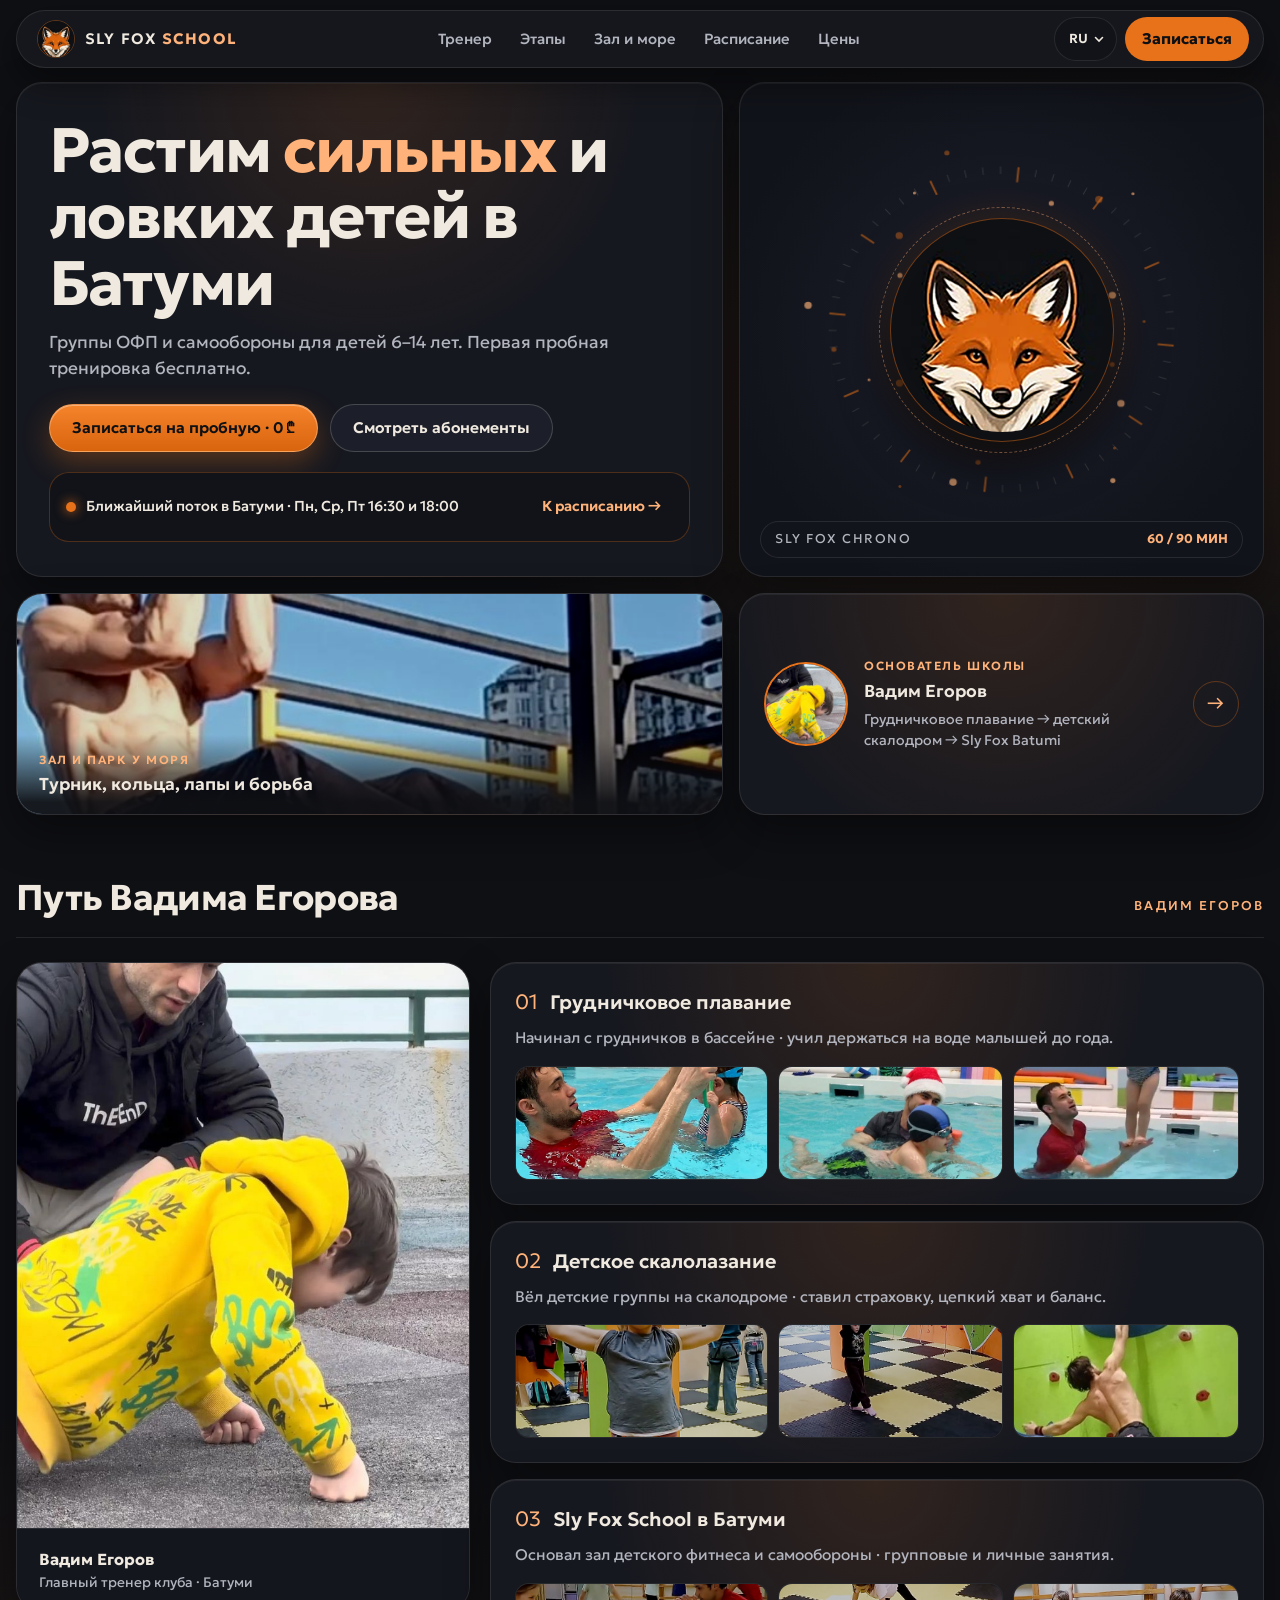
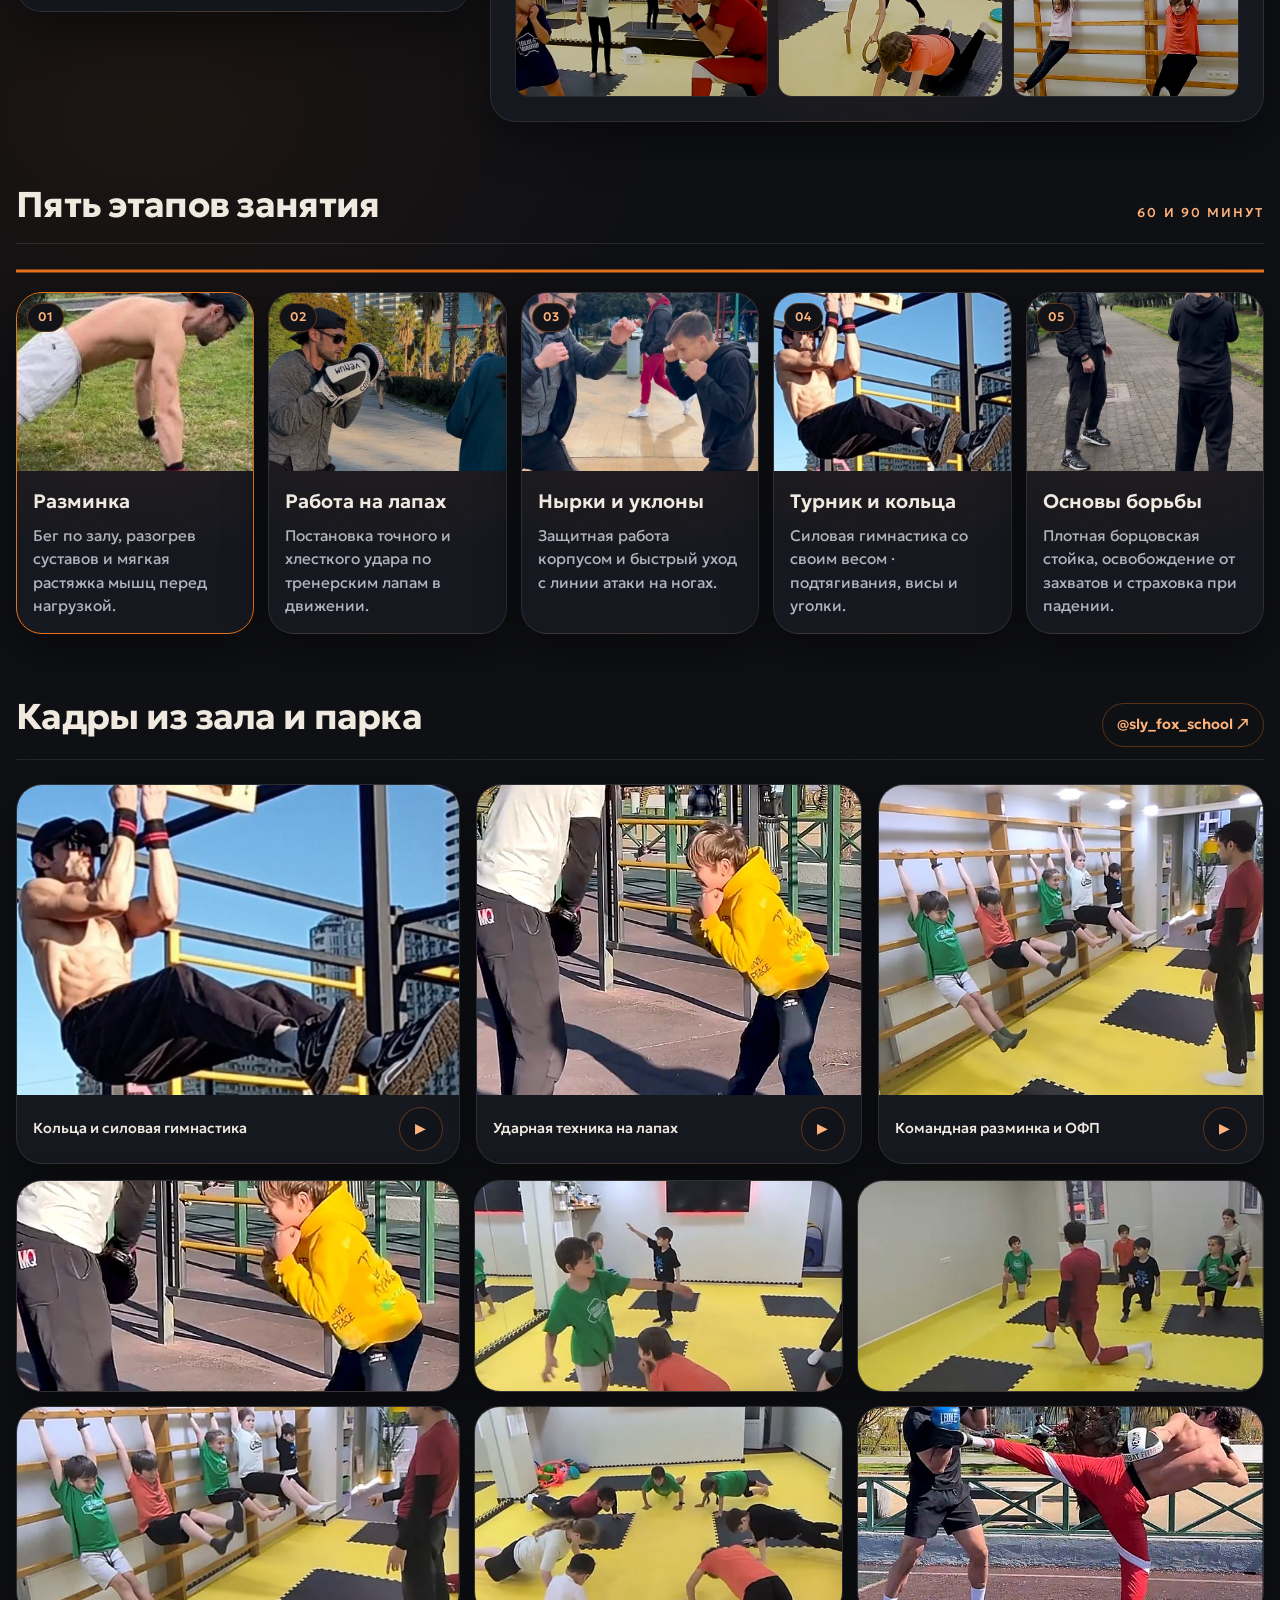
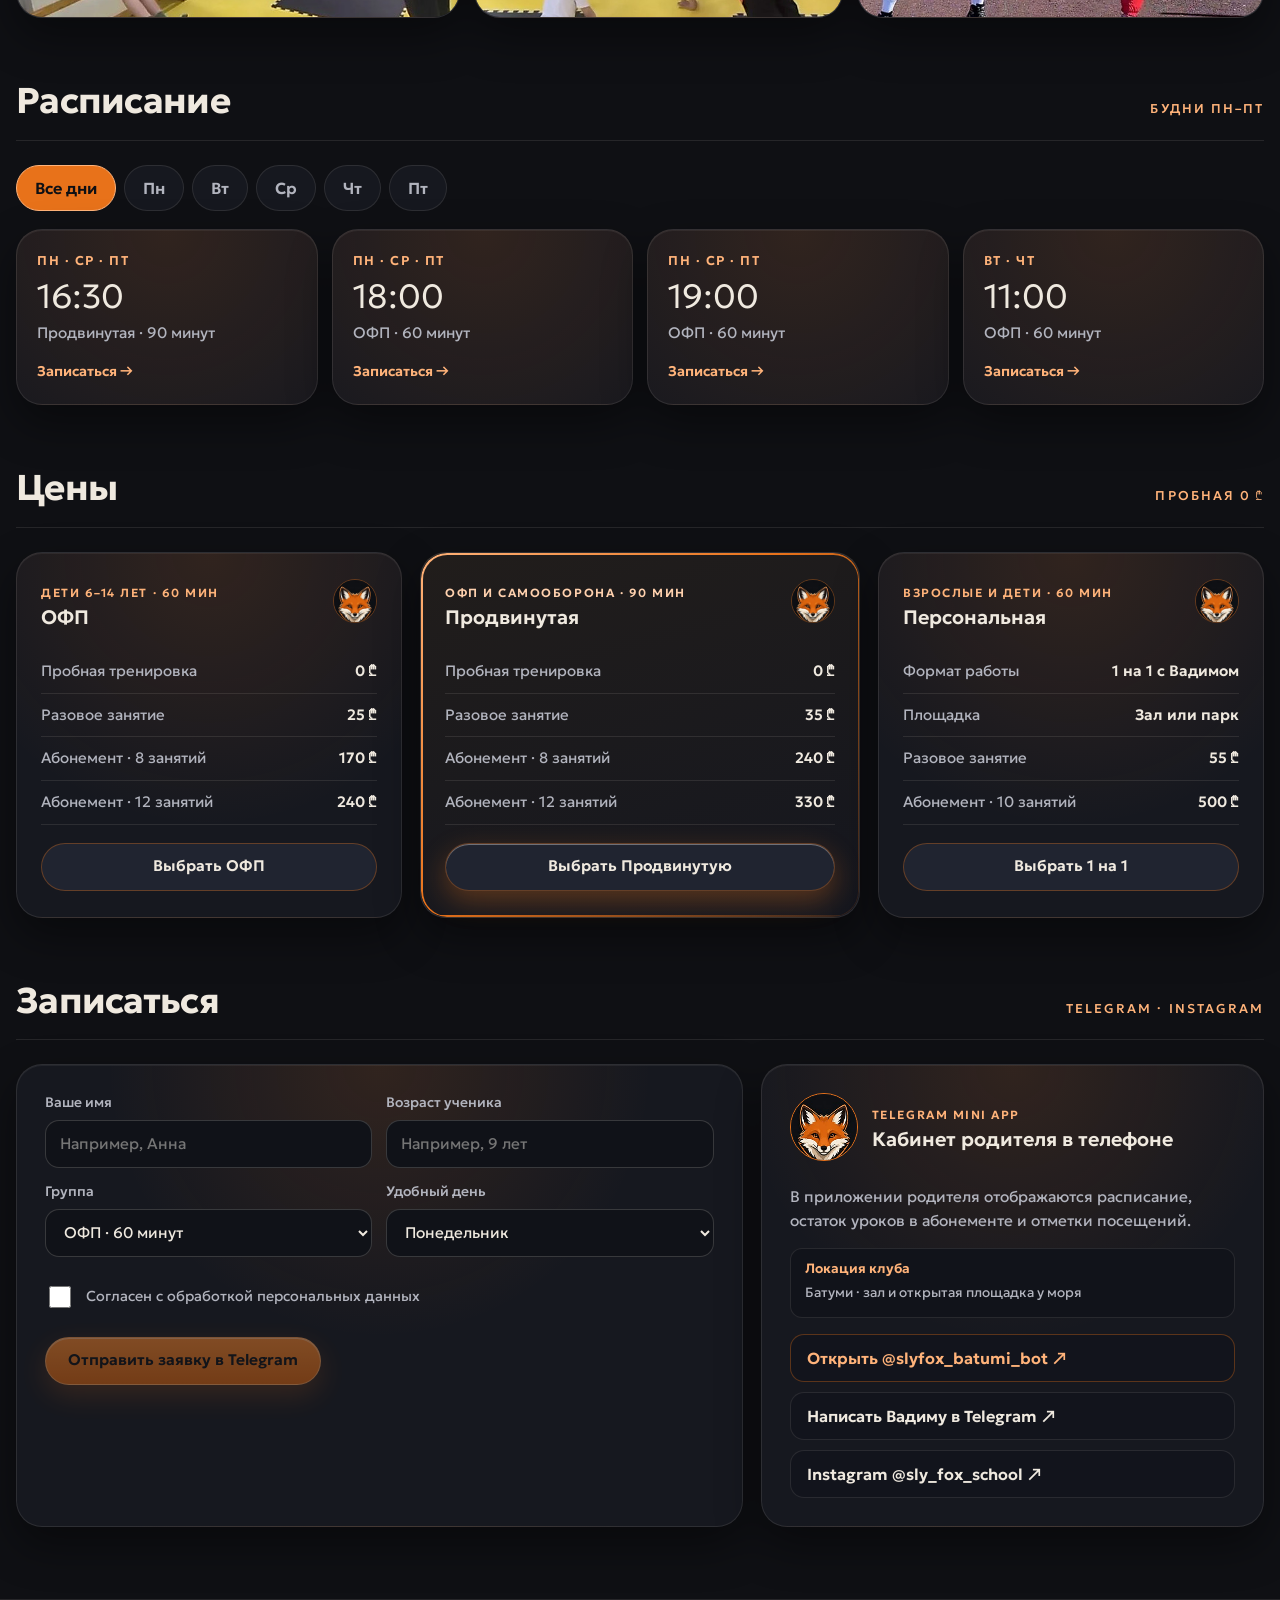
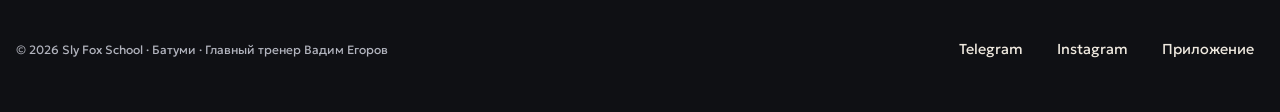
<file: index.html>
<!doctype html>
<html lang="ru" class="sfa-js" data-preset="A">
<head>
  <meta charset="utf-8">
  <meta name="viewport" content="width=device-width, initial-scale=1">
  <title>Sly Fox School — детская школа ОФП и самообороны в Батуми</title>
  <meta name="description" content="Школа детского фитнеса, ОФП и самообороны Sly Fox School в Батуми. Дети 6–14 лет и персональные тренировки. Тренер Вадим Егоров. Первая тренировка бесплатно.">
  <meta name="theme-color" content="#0F1014">
  <link rel="canonical" href="https://sly-fox.pro/">
<link rel="alternate" hreflang="ru" href="https://sly-fox.pro/">
<link rel="alternate" hreflang="en" href="https://sly-fox.pro/en/">
<link rel="alternate" hreflang="ka" href="https://sly-fox.pro/ka/">
<link rel="alternate" hreflang="x-default" href="https://sly-fox.pro/">
  <meta property="og:type" content="website">
  <meta property="og:locale" content="ru_RU">
  <meta property="og:site_name" content="Sly Fox School">
  <meta property="og:title" content="Sly Fox School — детская школа ОФП и самообороны в Батуми">
  <meta property="og:description" content="Группы ОФП и самообороны для детей 6–14 лет и персональные тренировки в Батуми. Пробное занятие — 0 ₾.">
  <meta property="og:url" content="https://sly-fox.pro/">
  <meta property="og:image" content="https://sly-fox.pro/og.jpg">
  <meta property="og:image:width" content="1200">
  <meta property="og:image:height" content="630">
  <meta name="twitter:card" content="summary_large_image">
  <link rel="icon" type="image/png" href="img/favicon.png">
  <link rel="preconnect" href="https://fonts.googleapis.com">
  <link rel="preconnect" href="https://fonts.gstatic.com" crossorigin>
  <link href="https://fonts.googleapis.com/css2?family=Geologica:wght@300;400;500;600;700&display=swap" rel="stylesheet">
  <link rel="stylesheet" href="site.css">
  <script type="application/ld+json">
  {
    "@context": "https://schema.org",
    "@type": "SportsActivityLocation",
    "name": "Sly Fox School",
    "description": "Школа детского фитнеса, ОФП и основ самообороны в Батуми. Тренер Вадим Егоров.",
    "url": "https://sly-fox.pro/",
    "image": "https://sly-fox.pro/og.jpg",
    "priceRange": "0–500 GEL",
    "address": {
      "@type": "PostalAddress",
      "addressLocality": "Batumi",
      "addressCountry": "GE"
    },
    "sameAs": [
      "https://www.instagram.com/sly_fox_school/",
      "https://t.me/slyfox_batumi_bot"
    ]
  }
  </script>
</head>
<body class="sfa-body sfa-body--a">

  <header class="sfa-header" id="sf-header">
    <div class="sfa-header__bar">
      <a class="sfa-brand" href="#top" aria-label="Sly Fox School — наверх">
        <img class="sfa-brand__logo" src="img/logo-96.png" width="40" height="40" alt="Лис Sly Fox">
        <span class="sfa-brand__txt">SLY FOX <b>SCHOOL</b></span>
      </a>

      <nav class="sfa-nav" aria-label="Разделы сайта">
        <a class="sfa-nav__link" href="#trener" data-i18n="nav_coach">Тренер</a>
        <a class="sfa-nav__link" href="#trenirovka" data-i18n="nav_workout">Этапы</a>
        <a class="sfa-nav__link" href="#zal" data-i18n="nav_hall">Зал и море</a>
        <a class="sfa-nav__link" href="#raspisanie" data-i18n="nav_sched">Расписание</a>
        <a class="sfa-nav__link" href="#ceny" data-i18n="nav_prices">Цены</a>
      </nav>
      <div class="sfa-header__tools">
        <details class="sfa-lang"><summary aria-label="Язык сайта">RU<svg class="sfa-lang__chev" viewBox="0 0 10 10" aria-hidden="true"><path d="M1.5 3.5 5 7l3.5-3.5" fill="none" stroke="currentColor" stroke-width="1.6" stroke-linecap="round"/></svg></summary><nav class="sfa-lang__panel" aria-label="Язык сайта"><a class="sfa-lang__item is-active" href="./" hreflang="ru" lang="ru" aria-current="page">Русский<b>RU</b></a><a class="sfa-lang__item" href="en/" hreflang="en" lang="en">English<b>EN</b></a><a class="sfa-lang__item" href="ka/" hreflang="ka" lang="ka">ქართული<b>KA</b></a></nav></details>

        <a class="sfa-btn sfa-btn--header" href="#zapis" data-i18n="nav_book">Записаться</a>
      </div>
    </div>
  </header>

  <main class="sfa-main">

      <section class="sfa-hero sfa-hero--a" id="top">
        <div class="sfa-bento">
          <div class="sfa-bento__main sfa-spot">
            <h1 class="sfa-h1" data-i18n-html="h1">Растим <em>сильных</em> и ловких детей в Батуми</h1>
            <p class="sfa-lead" data-i18n="lead">Группы ОФП и самообороны для детей 6–14 лет. Первая пробная тренировка бесплатно.</p>
            <div class="sfa-actions">
              <a class="sfa-btn sfa-btn--primary" href="#zapis" data-i18n="cta_main">Записаться на пробную · 0 ₾</a>
              <a class="sfa-btn sfa-btn--ghost" href="#ceny" data-i18n="cta_prices">Смотреть абонементы</a>
            </div>
            <div class="sfa-next-slot" id="sf-next-slot">
              <span class="sfa-next-slot__dot" aria-hidden="true"></span>
              <span class="sfa-next-slot__label" id="sf-next-text">Ближайший поток в Батуми · Пн, Ср, Пт 16:30 и 18:00</span>
              <a class="sfa-next-slot__go" href="#raspisanie" data-i18n="pick_slot">К расписанию →</a>
            </div>
          </div>

          <div class="sfa-bento__dial sfa-spot" aria-label="Интерактивный хронометр Sly Fox">
            <canvas class="sfa-canvas" id="sf-hero-canvas" width="520" height="520"></canvas>
            <div class="sfa-emblem-core" id="sf-emblem-core">
              <div class="sfa-emblem-ring" aria-hidden="true"></div>
              <img class="sfa-emblem-img" src="img/logo-520.png" width="220" height="220" alt="Эмблема Sly Fox School" fetchpriority="high">
            </div>
            <div class="sfa-dial-readout">
              <span class="sfa-dial-tag">SLY FOX CHRONO</span>
              <strong class="sfa-dial-val" id="sf-dial-val">60 / 90 МИН</strong>
            </div>
          </div>

          <div class="sfa-bento__reel sfa-spot">
            <video class="sfa-bento__video" data-autoplay="1" src="img/reel-kolca.mp4" poster="img/t4-600.jpg" muted loop playsinline preload="none"></video>
            <div class="sfa-bento__overlay">
              <span class="sfa-pill-tag">ЗАЛ И ПАРК У МОРЯ</span>
              <strong class="sfa-bento__title">Турник, кольца, лапы и борьба</strong>
            </div>
          </div>

          <div class="sfa-bento__coach sfa-spot">
            <img class="sfa-bento__avatar" src="img/trener-720.jpg" width="88" height="88" alt="Вадим Егоров">
            <div class="sfa-bento__coach-body">
              <span class="sfa-pill-tag">ОСНОВАТЕЛЬ ШКОЛЫ</span>
              <strong class="sfa-bento__title">Вадим Егоров</strong>
              <span class="sfa-bento__meta">Грудничковое плавание → детский скалодром → Sly Fox Batumi</span>
            </div>
            <a class="sfa-icon-link" href="#trener" aria-label="О пути Вадима">→</a>
          </div>
        </div>
      </section>

    <!-- РАЗДЕЛ ТРЕНЕРА -->
    <section class="sfa-sec sfa-sec--coach" id="trener">
      <div class="sfa-sec__head">
        <h2 class="sfa-h2" data-i18n="h2_coach">Путь Вадима Егорова</h2>
        <span class="sfa-sec__idx">ВАДИМ ЕГОРОВ</span>
      </div>

      <div class="sfa-coach-layout">
        <figure class="sfa-coach-portrait sfa-spot">
          <img class="sfa-coach-portrait__img" src="img/trener-1440.jpg" srcset="img/trener-720.jpg 720w, img/trener-1440.jpg 1440w" sizes="(max-width: 900px) 92vw, 38vw" width="720" height="900" loading="lazy" alt="Вадим Егоров — Sly Fox School">
          <figcaption class="sfa-coach-portrait__plate">
            <strong>Вадим Егоров</strong>
            <span>Главный тренер клуба · Батуми</span>
          </figcaption>
        </figure>

        <ol class="sfa-coach-stages">
          <li class="sfa-stage-card sfa-spot">
            <div class="sfa-stage-card__top">
              <span class="sfa-stage-card__num">01</span>
              <h3 class="sfa-h3">Грудничковое плавание</h3>
            </div>
            <p class="sfa-p">Начинал с грудничков в бассейне · учил держаться на воде малышей до года.</p>
            <div class="sfa-stage-thumbs">
              <button type="button" class="sfa-thumb" data-full="img/s06-full.jpg" data-alt="Занятие в бассейне с малышом"><img src="img/s06-600.jpg" width="180" height="120" loading="lazy" alt="Занятие в бассейне с малышом"></button>
              <button type="button" class="sfa-thumb" data-full="img/s07-full.jpg" data-alt="Малыш на воде с тренером"><img src="img/s07-600.jpg" width="180" height="120" loading="lazy" alt="Малыш на воде с тренером"></button>
              <button type="button" class="sfa-thumb" data-full="img/s10-full.jpg" data-alt="Упражнение в воде"><img src="img/s10-600.jpg" width="180" height="120" loading="lazy" alt="Упражнение в воде"></button>
            </div>
          </li>
          <li class="sfa-stage-card sfa-spot">
            <div class="sfa-stage-card__top">
              <span class="sfa-stage-card__num">02</span>
              <h3 class="sfa-h3">Детское скалолазание</h3>
            </div>
            <p class="sfa-p">Вёл детские группы на скалодроме · ставил страховку, цепкий хват и баланс.</p>
            <div class="sfa-stage-thumbs">
              <button type="button" class="sfa-thumb" data-full="img/sk01-full.jpg" data-alt="Скалодром с детьми"><img src="img/sk01-600.jpg" width="180" height="120" loading="lazy" alt="Скалодром с детьми"></button>
              <button type="button" class="sfa-thumb" data-full="img/sk02-full.jpg" data-alt="Подъём по зацепам"><img src="img/sk02-600.jpg" width="180" height="120" loading="lazy" alt="Подъём по зацепам"></button>
              <button type="button" class="sfa-thumb" data-full="img/skalodrom-640.jpg" data-alt="Тренировка на высоте"><img src="img/skalodrom-320.jpg" width="180" height="120" loading="lazy" alt="Тренировка на высоте"></button>
            </div>
          </li>
          <li class="sfa-stage-card sfa-spot">
            <div class="sfa-stage-card__top">
              <span class="sfa-stage-card__num">03</span>
              <h3 class="sfa-h3">Sly Fox School в Батуми</h3>
            </div>
            <p class="sfa-p">Основал зал детского фитнеса и самообороны · групповые и личные занятия.</p>
            <div class="sfa-stage-thumbs">
              <button type="button" class="sfa-thumb" data-full="img/gr01-full.jpg" data-alt="Группа детей в зале"><img src="img/gr01-600.jpg" width="180" height="120" loading="lazy" alt="Группа детей в зале"></button>
              <button type="button" class="sfa-thumb" data-full="img/gr02-full.jpg" data-alt="Тренировка в парке Батуми"><img src="img/gr02-600.jpg" width="180" height="120" loading="lazy" alt="Тренировка в парке Батуми"></button>
              <button type="button" class="sfa-thumb" data-full="img/gr03-full.jpg" data-alt="Ученики с тренером"><img src="img/gr03-600.jpg" width="180" height="120" loading="lazy" alt="Ученики с тренером"></button>
            </div>
          </li>
        </ol>
      </div>
    </section>

    <!-- РАЗДЕЛ ЭТАПОВ ТРЕНИРОВКИ -->
    <section class="sfa-sec sfa-sec--workout" id="trenirovka">
      <div class="sfa-sec__head">
        <h2 class="sfa-h2" data-i18n="h2_workout">Пять этапов занятия</h2>
        <span class="sfa-sec__idx">60 И 90 МИНУТ</span>
      </div>

      <svg class="sfa-track-line" viewBox="0 0 1000 6" preserveAspectRatio="none" aria-hidden="true">
        <line x1="0" y1="3" x2="1000" y2="3" stroke="rgba(255,255,255,0.08)" stroke-width="2"/>
        <line class="sfa-track-line__fill" id="sf-track-fill" x1="0" y1="3" x2="1000" y2="3" stroke="#E8721A" stroke-width="3"/>
      </svg>

      <div class="sfa-workout-grid" id="sf-workout-grid">
        <article class="sfa-step-card sfa-spot is-active" data-step="1">
          <div class="sfa-step-card__media">
            <img src="img/t1-229.jpg" width="400" height="260" loading="lazy" alt="Разминка">
            <span class="sfa-step-card__num">01</span>
          </div>
          <div class="sfa-step-card__body">
            <h3 class="sfa-h3">Разминка</h3>
            <p class="sfa-p">Бег по залу, разогрев суставов и мягкая растяжка мышц перед нагрузкой.</p>
          </div>
        </article>
        <article class="sfa-step-card sfa-spot" data-step="2">
          <div class="sfa-step-card__media">
            <img src="img/t2-600.jpg" width="400" height="260" loading="lazy" alt="Работа на лапах">
            <span class="sfa-step-card__num">02</span>
          </div>
          <div class="sfa-step-card__body">
            <h3 class="sfa-h3">Работа на лапах</h3>
            <p class="sfa-p">Постановка точного и хлесткого удара по тренерским лапам в движении.</p>
          </div>
        </article>
        <article class="sfa-step-card sfa-spot" data-step="3">
          <div class="sfa-step-card__media">
            <img src="img/t3-600.jpg" width="400" height="260" loading="lazy" alt="Нырки и уклоны">
            <span class="sfa-step-card__num">03</span>
          </div>
          <div class="sfa-step-card__body">
            <h3 class="sfa-h3">Нырки и уклоны</h3>
            <p class="sfa-p">Защитная работа корпусом и быстрый уход с линии атаки на ногах.</p>
          </div>
        </article>
        <article class="sfa-step-card sfa-spot" data-step="4">
          <div class="sfa-step-card__media">
            <img src="img/t4-600.jpg" width="400" height="260" loading="lazy" alt="Турник и кольца">
            <span class="sfa-step-card__num">04</span>
          </div>
          <div class="sfa-step-card__body">
            <h3 class="sfa-h3">Турник и кольца</h3>
            <p class="sfa-p">Силовая гимнастика со своим весом · подтягивания, висы и уголки.</p>
          </div>
        </article>
        <article class="sfa-step-card sfa-spot" data-step="5">
          <div class="sfa-step-card__media">
            <img src="img/t5-600.jpg" width="400" height="260" loading="lazy" alt="Основы борьбы">
            <span class="sfa-step-card__num">05</span>
          </div>
          <div class="sfa-step-card__body">
            <h3 class="sfa-h3">Основы борьбы</h3>
            <p class="sfa-p">Плотная борцовская стойка, освобождение от захватов и страховка при падении.</p>
          </div>
        </article>
      </div>
    </section>

    <!-- РАЗДЕЛ ГАЛЕРЕИ И REELS -->
    <section class="sfa-sec sfa-sec--gallery" id="zal">
      <div class="sfa-sec__head">
        <h2 class="sfa-h2" data-i18n="h2_gallery">Кадры из зала и парка</h2>
        <a class="sfa-ig-link" href="https://www.instagram.com/sly_fox_school/" target="_blank" rel="noopener">@sly_fox_school ↗</a>
      </div>

      <div class="sfa-reels-row">
        <div class="sfa-reel-card sfa-spot">
          <video class="sfa-reel-card__video" src="img/reel-kolca.mp4" poster="img/t4-600.jpg" muted loop playsinline preload="none"></video>
          <div class="sfa-reel-card__bar">
            <span>Кольца и силовая гимнастика</span>
            <button type="button" class="sfa-reel-play" aria-label="Воспроизвести или поставить на паузу">▶</button>
          </div>
        </div>

        <div class="sfa-reel-card sfa-spot">
          <video class="sfa-reel-card__video" src="img/reel-zal.mp4" poster="img/k02-600.jpg" muted loop playsinline preload="none"></video>
          <div class="sfa-reel-card__bar">
            <span>Ударная техника на лапах</span>
            <button type="button" class="sfa-reel-play" aria-label="Воспроизвести или поставить на паузу">▶</button>
          </div>
        </div>

        <div class="sfa-reel-card sfa-spot">
          <video class="sfa-reel-card__video" src="img/reel-trudyagi.mp4" poster="img/k05-600.jpg" muted loop playsinline preload="none"></video>
          <div class="sfa-reel-card__bar">
            <span>Командная разминка и ОФП</span>
            <button type="button" class="sfa-reel-play" aria-label="Воспроизвести или поставить на паузу">▶</button>
          </div>
        </div>
      </div>

      <div class="sfa-photo-mosaic">
        <button type="button" class="sfa-mosaic-item sfa-spot" data-full="img/k02-full.jpg" data-alt="Отработка защиты в зале Батуми">
          <img src="img/k02-600.jpg" width="420" height="300" loading="lazy" alt="Отработка защиты в зале">
        </button>
        <button type="button" class="sfa-mosaic-item sfa-spot" data-full="img/k03-full.jpg" data-alt="Упражнения на координацию">
          <img src="img/k03-600.jpg" width="420" height="300" loading="lazy" alt="Упражнения на координацию">
        </button>
        <button type="button" class="sfa-mosaic-item sfa-spot" data-full="img/k04-full.jpg" data-alt="Работа в парах под контролем">
          <img src="img/k04-600.jpg" width="420" height="300" loading="lazy" alt="Работа в парах">
        </button>
        <button type="button" class="sfa-mosaic-item sfa-spot" data-full="img/k05-full.jpg" data-alt="Силовая подготовка детской группы">
          <img src="img/k05-600.jpg" width="420" height="300" loading="lazy" alt="Силовая подготовка">
        </button>
        <button type="button" class="sfa-mosaic-item sfa-spot" data-full="img/k09-full.jpg" data-alt="Групповое занятие Sly Fox">
          <img src="img/k09-600.jpg" width="420" height="300" loading="lazy" alt="Групповое занятие">
        </button>
        <button type="button" class="sfa-mosaic-item sfa-spot" data-full="img/k08-full.jpg" data-alt="Тренировка на улице у моря">
          <img src="img/k08-600.jpg" width="420" height="300" loading="lazy" alt="Тренировка у моря">
        </button>
      </div>
    </section>

    <!-- РАЗДЕЛ РАСПИСАНИЯ -->
    <section class="sfa-sec sfa-sec--sched" id="raspisanie">
      <div class="sfa-sec__head">
        <h2 class="sfa-h2" data-i18n="h2_sched">Расписание</h2>
        <span class="sfa-sec__idx">БУДНИ ПН–ПТ</span>
      </div>

      <div class="sfa-day-tabs" role="tablist" aria-label="Дни недели">
        <button type="button" class="sfa-day-tab is-active" data-day="all" role="tab" aria-selected="true">Все дни</button>
        <button type="button" class="sfa-day-tab" data-day="Понедельник" role="tab" aria-selected="false">Пн</button>
        <button type="button" class="sfa-day-tab" data-day="Вторник" role="tab" aria-selected="false">Вт</button>
        <button type="button" class="sfa-day-tab" data-day="Среда" role="tab" aria-selected="false">Ср</button>
        <button type="button" class="sfa-day-tab" data-day="Четверг" role="tab" aria-selected="false">Чт</button>
        <button type="button" class="sfa-day-tab" data-day="Пятница" role="tab" aria-selected="false">Пт</button>
      </div>

      <div class="sfa-sched-board" id="sf-sched-board">
        <button type="button" class="sfa-slot-card sfa-spot" data-days="Понедельник,Среда,Пятница" data-group="Продвинутая" data-pick-day="Понедельник">
          <span class="sfa-slot-card__days">Пн · Ср · Пт</span>
          <strong class="sfa-slot-card__time">16:30</strong>
          <span class="sfa-slot-card__grp">Продвинутая · 90 минут</span>
          <span class="sfa-slot-card__act">Записаться →</span>
        </button>

        <button type="button" class="sfa-slot-card sfa-spot" data-days="Понедельник,Среда,Пятница" data-group="ОФП" data-pick-day="Понедельник">
          <span class="sfa-slot-card__days">Пн · Ср · Пт</span>
          <strong class="sfa-slot-card__time">18:00</strong>
          <span class="sfa-slot-card__grp">ОФП · 60 минут</span>
          <span class="sfa-slot-card__act">Записаться →</span>
        </button>

        <button type="button" class="sfa-slot-card sfa-spot" data-days="Понедельник,Среда,Пятница" data-group="ОФП" data-pick-day="Понедельник">
          <span class="sfa-slot-card__days">Пн · Ср · Пт</span>
          <strong class="sfa-slot-card__time">19:00</strong>
          <span class="sfa-slot-card__grp">ОФП · 60 минут</span>
          <span class="sfa-slot-card__act">Записаться →</span>
        </button>

        <button type="button" class="sfa-slot-card sfa-spot" data-days="Вторник,Четверг" data-group="ОФП" data-pick-day="Вторник">
          <span class="sfa-slot-card__days">Вт · Чт</span>
          <strong class="sfa-slot-card__time">11:00</strong>
          <span class="sfa-slot-card__grp">ОФП · 60 минут</span>
          <span class="sfa-slot-card__act">Записаться →</span>
        </button>
      </div>
    </section>

    <!-- РАЗДЕЛ ЦЕН -->
    <section class="sfa-sec sfa-sec--prices" id="ceny">
      <div class="sfa-sec__head">
        <h2 class="sfa-h2" data-i18n="h2_prices">Цены</h2>
        <span class="sfa-sec__idx">ПРОБНАЯ 0 ₾</span>
      </div>

      <div class="sfa-price-grid">
        <article class="sfa-club-card sfa-tilt sfa-spot">
          <div class="sfa-club-card__head">
            <div>
              <span class="sfa-pill-tag">ДЕТИ 6–14 ЛЕТ · 60 МИН</span>
              <h3 class="sfa-h3">ОФП</h3>
            </div>
            <img class="sfa-club-card__seal" src="img/logo-96.png" width="44" height="44" alt="">
          </div>
          <table class="sfa-price-table" aria-label="Цены группы ОФП">
            <tbody>
              <tr><th scope="row">Пробная тренировка</th><td>0 ₾</td></tr>
              <tr><th scope="row">Разовое занятие</th><td>25 ₾</td></tr>
              <tr><th scope="row">Абонемент · 8 занятий</th><td>170 ₾</td></tr>
              <tr><th scope="row">Абонемент · 12 занятий</th><td>240 ₾</td></tr>
            </tbody>
          </table>
          <button type="button" class="sfa-btn sfa-btn--card" data-select-group="ОФП">Выбрать ОФП</button>
        </article>

        <article class="sfa-club-card sfa-club-card--featured sfa-tilt sfa-spot">
          <div class="sfa-club-card__head">
            <div>
              <span class="sfa-pill-tag sfa-pill-tag--copper">ОФП И САМООБОРОНА · 90 МИН</span>
              <h3 class="sfa-h3">Продвинутая</h3>
            </div>
            <img class="sfa-club-card__seal" src="img/logo-96.png" width="44" height="44" alt="">
          </div>
          <table class="sfa-price-table" aria-label="Цены продвинутой группы">
            <tbody>
              <tr><th scope="row">Пробная тренировка</th><td>0 ₾</td></tr>
              <tr><th scope="row">Разовое занятие</th><td>35 ₾</td></tr>
              <tr><th scope="row">Абонемент · 8 занятий</th><td>240 ₾</td></tr>
              <tr><th scope="row">Абонемент · 12 занятий</th><td>330 ₾</td></tr>
            </tbody>
          </table>
          <button type="button" class="sfa-btn sfa-btn--primary sfa-btn--card" data-select-group="Продвинутая">Выбрать Продвинутую</button>
        </article>

        <article class="sfa-club-card sfa-tilt sfa-spot">
          <div class="sfa-club-card__head">
            <div>
              <span class="sfa-pill-tag">ВЗРОСЛЫЕ И ДЕТИ · 60 МИН</span>
              <h3 class="sfa-h3">Персональная</h3>
            </div>
            <img class="sfa-club-card__seal" src="img/logo-96.png" width="44" height="44" alt="">
          </div>
          <table class="sfa-price-table" aria-label="Цены персональных тренировок">
            <tbody>
              <tr><th scope="row">Формат работы</th><td>1 на 1 с Вадимом</td></tr>
              <tr><th scope="row">Площадка</th><td>Зал или парк</td></tr>
              <tr><th scope="row">Разовое занятие</th><td>55 ₾</td></tr>
              <tr><th scope="row">Абонемент · 10 занятий</th><td>500 ₾</td></tr>
            </tbody>
          </table>
          <button type="button" class="sfa-btn sfa-btn--card" data-select-group="Персональная">Выбрать 1 на 1</button>
        </article>
      </div>
    </section>

    <!-- РАЗДЕЛ ЗАПИСИ -->
    <section class="sfa-sec sfa-sec--book" id="zapis">
      <div class="sfa-sec__head">
        <h2 class="sfa-h2" data-i18n="h2_book">Записаться</h2>
        <span class="sfa-sec__idx">TELEGRAM · INSTAGRAM</span>
      </div>

      <div class="sfa-book-layout">
        <form class="sfa-form sfa-spot" id="sf-form" action="https://t.me/koba19910" method="get" target="_blank">
          <div class="sfa-form__grid">
            <label class="sfa-field">
              <span class="sfa-field__lbl" data-i18n="f_name">Ваше имя</span>
              <input class="sfa-input" type="text" name="name" id="sf-inp-name" placeholder="Например, Анна" required autocomplete="given-name">
            </label>

            <label class="sfa-field">
              <span class="sfa-field__lbl" data-i18n="f_age">Возраст ученика</span>
              <input class="sfa-input" type="text" name="age" id="sf-inp-age" placeholder="Например, 9 лет" inputmode="numeric">
            </label>

            <label class="sfa-field">
              <span class="sfa-field__lbl" data-i18n="f_group">Группа</span>
              <select class="sfa-input sfa-select" name="group" id="sf-inp-group">
                <option value="ОФП">ОФП · 60 минут</option>
                <option value="Продвинутая">Продвинутая · 90 минут</option>
                <option value="Персональная">Персональная · 1 на 1</option>
              </select>
            </label>

            <label class="sfa-field">
              <span class="sfa-field__lbl" data-i18n="f_day">Удобный день</span>
              <select class="sfa-input sfa-select" name="day" id="sf-inp-day">
                <option value="Понедельник">Понедельник</option>
                <option value="Вторник">Вторник</option>
                <option value="Среда">Среда</option>
                <option value="Четверг">Четверг</option>
                <option value="Пятница">Пятница</option>
              </select>
            </label>
          </div>

          <label class="sfa-consent">
            <input type="checkbox" class="sfa-consent__chk" id="sf-consent-chk" required>
            <span class="sfa-consent__txt" data-i18n="f_consent">Согласен с обработкой персональных данных</span>
          </label>

          <div class="sfa-form__actions">
            <button type="submit" class="sfa-btn sfa-btn--primary sfa-btn--submit" id="sf-submit-btn" disabled data-i18n="f_submit">Отправить заявку в Telegram</button>
          </div>
        </form>

        <aside class="sfa-tma-card sfa-spot" aria-label="Контакты и приложение школы">
          <div class="sfa-tma-card__top">
            <img src="img/logo-260.png" width="68" height="68" alt="Эмблема Sly Fox School">
            <div>
              <span class="sfa-pill-tag">TELEGRAM MINI APP</span>
              <h3 class="sfa-h3">Кабинет родителя в телефоне</h3>
            </div>
          </div>
          <p class="sfa-p">В приложении родителя отображаются расписание, остаток уроков в абонементе и отметки посещений.</p>
          <dl class="sfa-meta-dl">
            <dt>Локация клуба</dt>
            <dd>Батуми · зал и открытая площадка у моря</dd>
          </dl>
          <div class="sfa-contact-links">
            <a class="sfa-contact-btn sfa-contact-btn--tma" href="https://t.me/slyfox_batumi_bot" target="_blank" rel="noopener">Открыть @slyfox_batumi_bot ↗</a>
            <a class="sfa-contact-btn" href="https://t.me/koba19910" target="_blank" rel="noopener">Написать Вадиму в Telegram ↗</a>
            <a class="sfa-contact-btn" href="https://www.instagram.com/sly_fox_school/" target="_blank" rel="noopener">Instagram @sly_fox_school ↗</a>
          </div>
        </aside>
      </div>
    </section>
  </main>

  <footer class="sfa-footer">
    <small class="sfa-footer__copy">© 2026 Sly Fox School · Батуми · Главный тренер Вадим Егоров</small>
    <nav class="sfa-footer__links" aria-label="Ссылки в подвале">
      <a href="https://t.me/koba19910" target="_blank" rel="noopener">Telegram</a>
      <a href="https://www.instagram.com/sly_fox_school/" target="_blank" rel="noopener">Instagram</a>
      <a href="https://t.me/slyfox_batumi_bot" target="_blank" rel="noopener">Приложение</a>
    </nav>
  </footer>

  <div class="sfa-lightbox" id="sf-lightbox" hidden aria-modal="true" role="dialog" aria-label="Просмотр фотографии">
    <button type="button" class="sfa-lightbox__close" id="sf-lightbox-close" aria-label="Закрыть фотографию">✕</button>
    <img class="sfa-lightbox__img" id="sf-lightbox-img" src="img/trener-720.jpg" alt="">
  </div>

  <script src="site.js" defer></script>
</body>
</html>
</file>
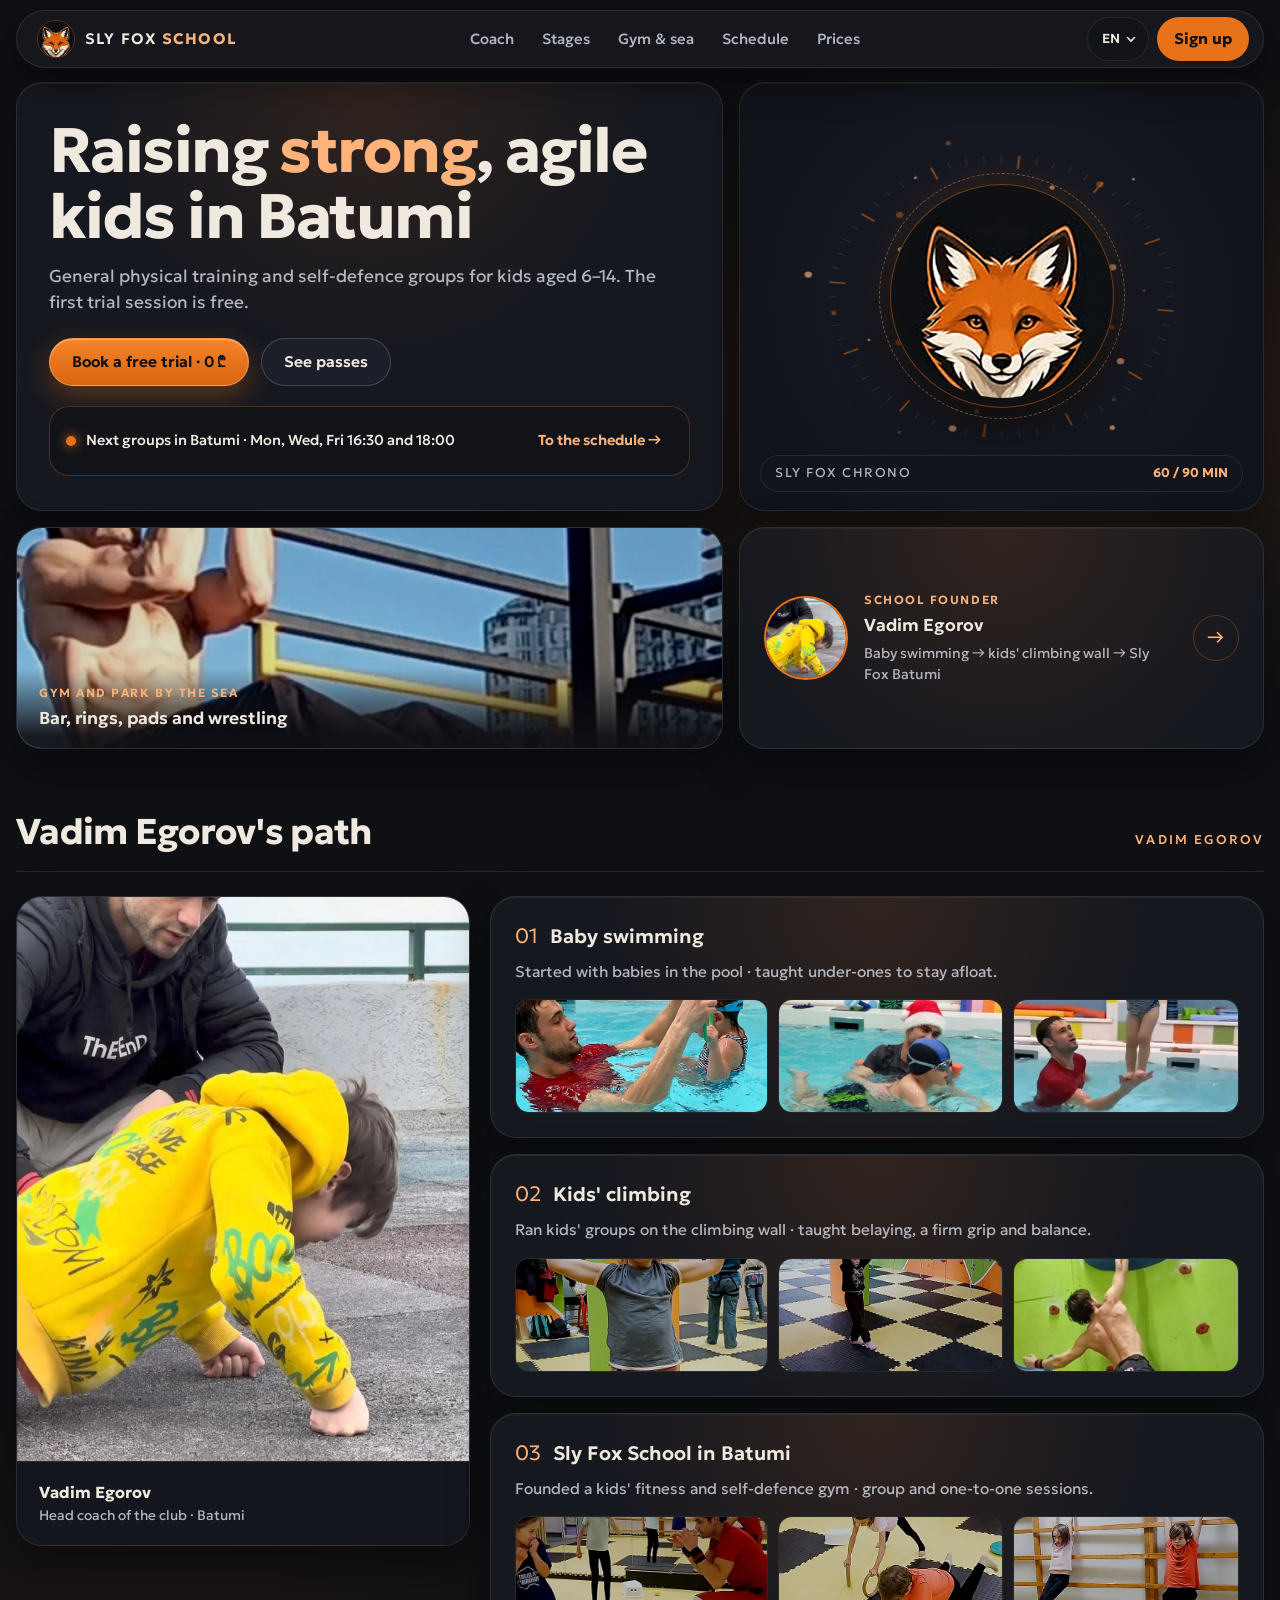
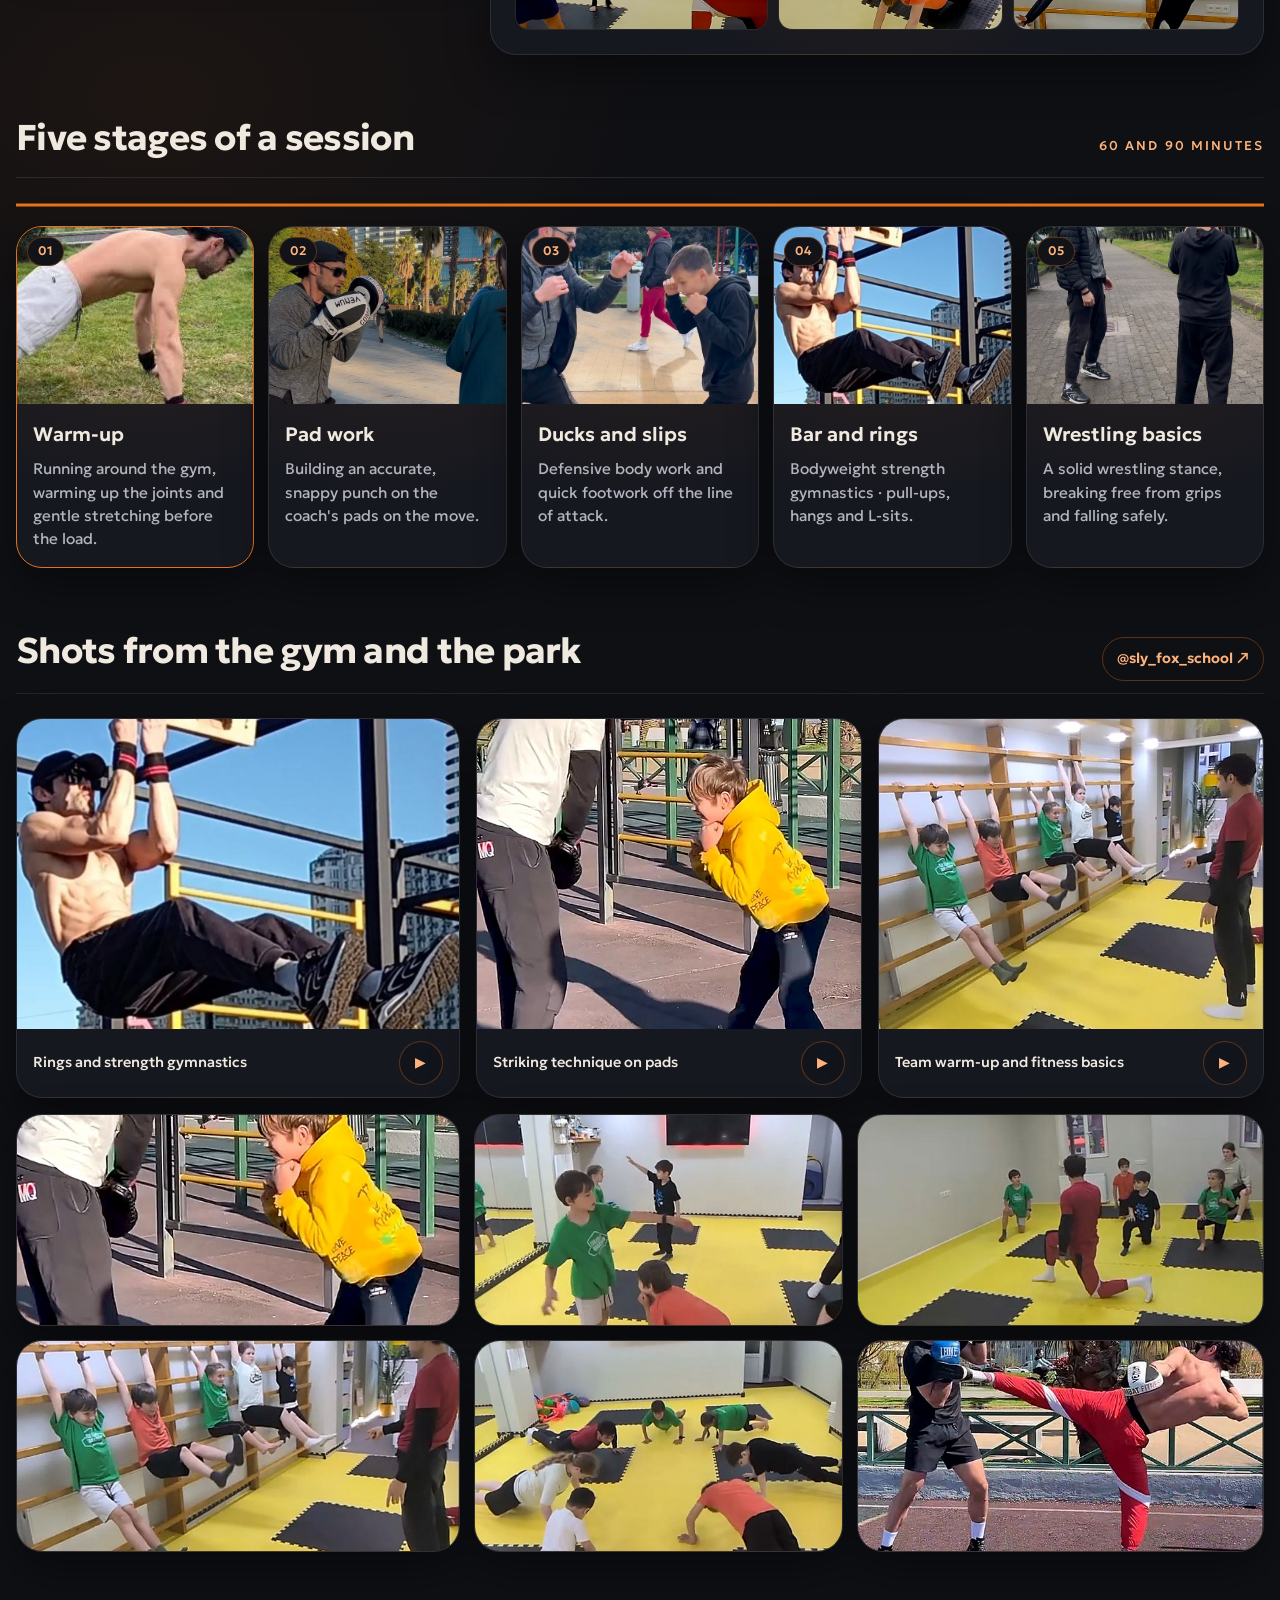
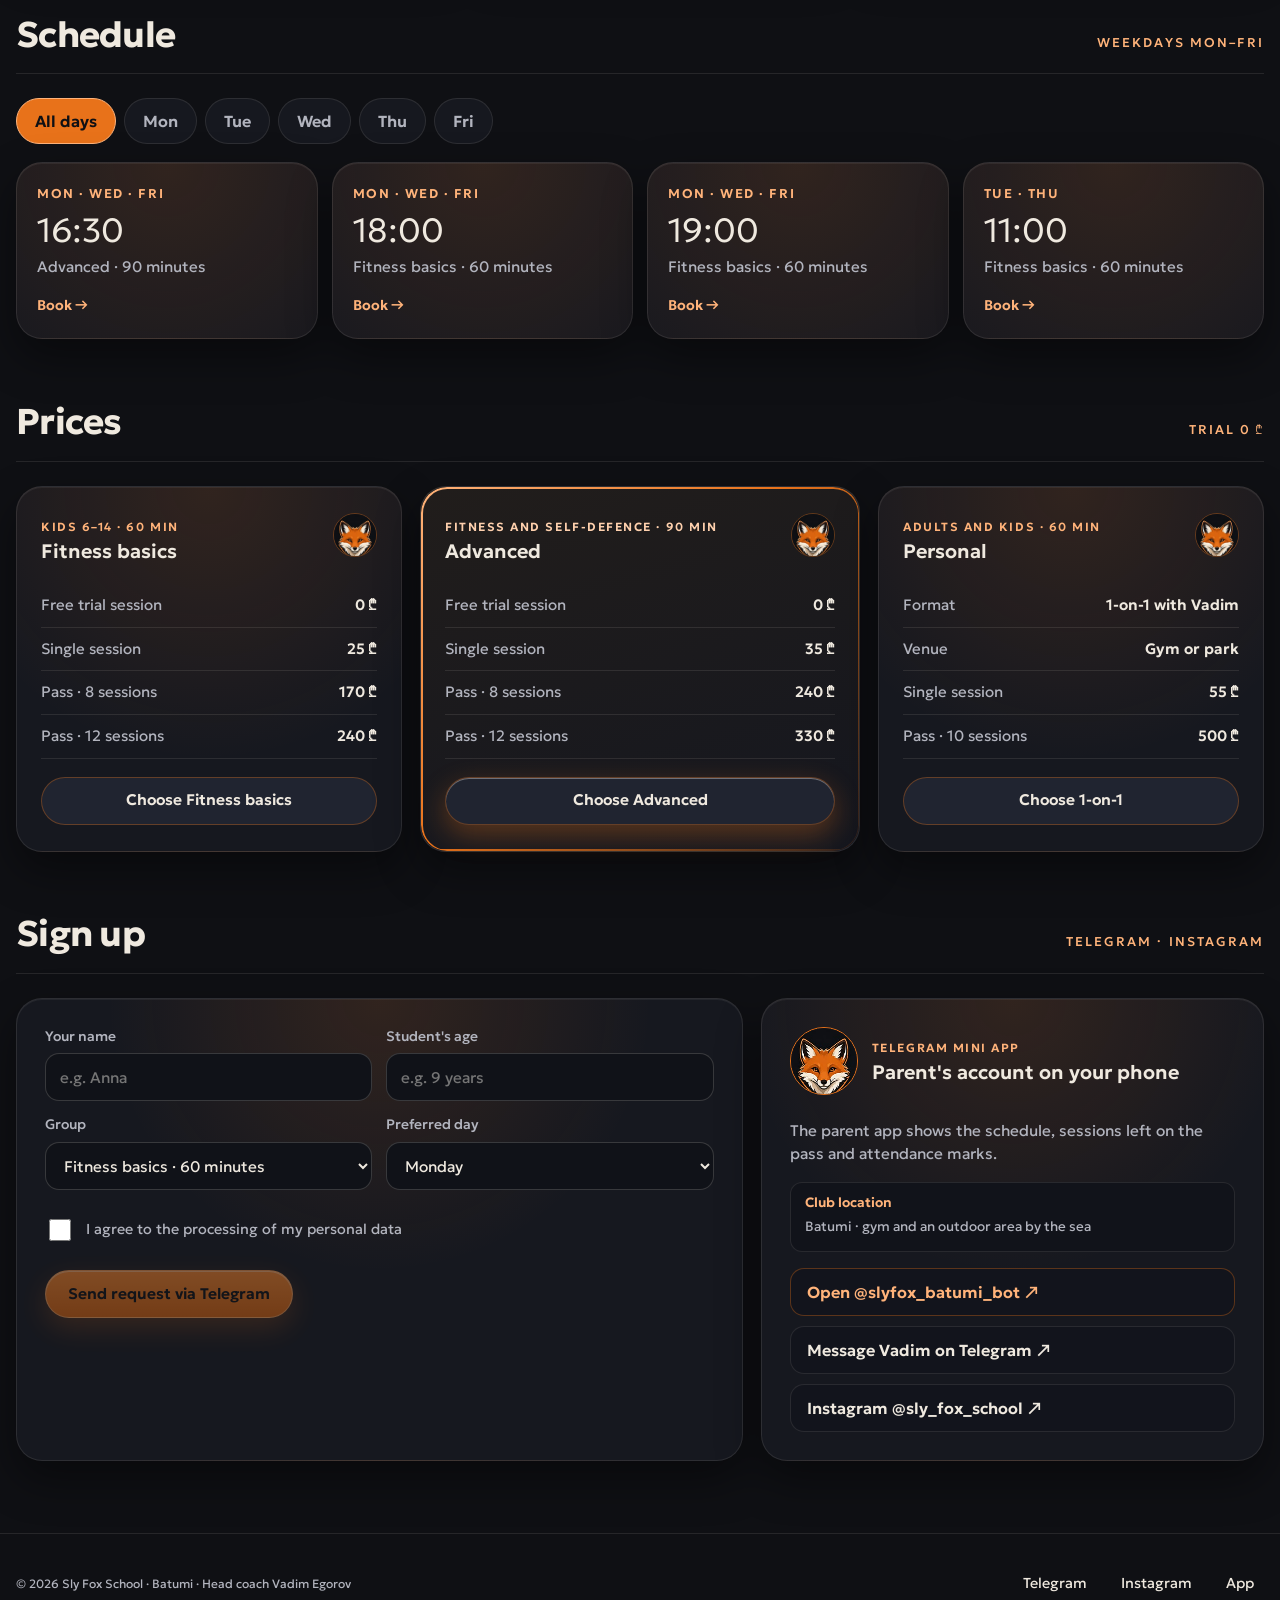
<file: en/index.html>
<!doctype html>
<html lang="en" class="sfa-js" data-preset="A">
<head>
  <meta charset="utf-8">
  <meta name="viewport" content="width=device-width, initial-scale=1">
  <title>Sly Fox School — kids' fitness and self-defence school in Batumi</title>
  <meta name="description" content="Sly Fox School in Batumi: kids' fitness, general physical training and self-defence. Children aged 6–14 and personal training. Coach Vadim Egorov. The first session is free.">
  <meta name="theme-color" content="#0F1014">
  <link rel="canonical" href="https://sly-fox.pro/en/">
<link rel="alternate" hreflang="ru" href="https://sly-fox.pro/">
<link rel="alternate" hreflang="en" href="https://sly-fox.pro/en/">
<link rel="alternate" hreflang="ka" href="https://sly-fox.pro/ka/">
<link rel="alternate" hreflang="x-default" href="https://sly-fox.pro/">
  <meta property="og:type" content="website">
  <meta property="og:locale" content="en_US">
  <meta property="og:site_name" content="Sly Fox School">
  <meta property="og:title" content="Sly Fox School — kids' fitness and self-defence school in Batumi">
  <meta property="og:description" content="General physical training and self-defence groups for kids aged 6–14, and personal training in Batumi. Trial session — 0 ₾.">
  <meta property="og:url" content="https://sly-fox.pro/en/">
  <meta property="og:image" content="https://sly-fox.pro/en/og.jpg">
  <meta property="og:image:width" content="1200">
  <meta property="og:image:height" content="630">
  <meta name="twitter:card" content="summary_large_image">
  <link rel="icon" type="image/png" href="../img/favicon.png">
  <link rel="preconnect" href="https://fonts.googleapis.com">
  <link rel="preconnect" href="https://fonts.gstatic.com" crossorigin>
  <link href="https://fonts.googleapis.com/css2?family=Geologica:wght@300;400;500;600;700&display=swap" rel="stylesheet">
  <link rel="stylesheet" href="../site.css">
  <script type="application/ld+json">
  {
    "@context": "https://schema.org",
    "@type": "SportsActivityLocation",
    "name": "Sly Fox School",
    "description": "Kids' fitness, general physical training and self-defence basics school in Batumi. Coach Vadim Egorov.",
    "url": "https://sly-fox.pro/en/",
    "image": "https://sly-fox.pro/en/og.jpg",
    "priceRange": "0–500 GEL",
    "address": {
      "@type": "PostalAddress",
      "addressLocality": "Batumi",
      "addressCountry": "GE"
    },
    "sameAs": [
      "https://www.instagram.com/sly_fox_school/",
      "https://t.me/slyfox_batumi_bot"
    ]
  }
  </script>
</head>
<body class="sfa-body sfa-body--a">

  <header class="sfa-header" id="sf-header">
    <div class="sfa-header__bar">
      <a class="sfa-brand" href="#top" aria-label="Sly Fox School — back to top">
        <img class="sfa-brand__logo" src="../img/logo-96.png" width="40" height="40" alt="Sly Fox logo">
        <span class="sfa-brand__txt">SLY FOX <b>SCHOOL</b></span>
      </a>

      <nav class="sfa-nav" aria-label="Site sections">
        <a class="sfa-nav__link" href="#trener" data-i18n="nav_coach">Coach</a>
        <a class="sfa-nav__link" href="#trenirovka" data-i18n="nav_workout">Stages</a>
        <a class="sfa-nav__link" href="#zal" data-i18n="nav_hall">Gym & sea</a>
        <a class="sfa-nav__link" href="#raspisanie" data-i18n="nav_sched">Schedule</a>
        <a class="sfa-nav__link" href="#ceny" data-i18n="nav_prices">Prices</a>
      </nav>
      <div class="sfa-header__tools">
        <details class="sfa-lang"><summary aria-label="Site language">EN<svg class="sfa-lang__chev" viewBox="0 0 10 10" aria-hidden="true"><path d="M1.5 3.5 5 7l3.5-3.5" fill="none" stroke="currentColor" stroke-width="1.6" stroke-linecap="round"/></svg></summary><nav class="sfa-lang__panel" aria-label="Site language"><a class="sfa-lang__item" href="../" hreflang="ru" lang="ru">Русский<b>RU</b></a><a class="sfa-lang__item is-active" href="./" hreflang="en" lang="en" aria-current="page">English<b>EN</b></a><a class="sfa-lang__item" href="../ka/" hreflang="ka" lang="ka">ქართული<b>KA</b></a></nav></details>

        <a class="sfa-btn sfa-btn--header" href="#zapis" data-i18n="nav_book">Sign up</a>
      </div>
    </div>
  </header>

  <main class="sfa-main">

      <section class="sfa-hero sfa-hero--a" id="top">
        <div class="sfa-bento">
          <div class="sfa-bento__main sfa-spot">
            <h1 class="sfa-h1" data-i18n-html="h1">Raising <em>strong</em>, agile kids in Batumi</h1>
            <p class="sfa-lead" data-i18n="lead">General physical training and self-defence groups for kids aged 6–14. The first trial session is free.</p>
            <div class="sfa-actions">
              <a class="sfa-btn sfa-btn--primary" href="#zapis" data-i18n="cta_main">Book a free trial · 0 ₾</a>
              <a class="sfa-btn sfa-btn--ghost" href="#ceny" data-i18n="cta_prices">See passes</a>
            </div>
            <div class="sfa-next-slot" id="sf-next-slot">
              <span class="sfa-next-slot__dot" aria-hidden="true"></span>
              <span class="sfa-next-slot__label" id="sf-next-text">Next groups in Batumi · Mon, Wed, Fri 16:30 and 18:00</span>
              <a class="sfa-next-slot__go" href="#raspisanie" data-i18n="pick_slot">To the schedule →</a>
            </div>
          </div>

          <div class="sfa-bento__dial sfa-spot" aria-label="Sly Fox interactive stopwatch">
            <canvas class="sfa-canvas" id="sf-hero-canvas" width="520" height="520"></canvas>
            <div class="sfa-emblem-core" id="sf-emblem-core">
              <div class="sfa-emblem-ring" aria-hidden="true"></div>
              <img class="sfa-emblem-img" src="../img/logo-520.png" width="220" height="220" alt="Sly Fox School emblem" fetchpriority="high">
            </div>
            <div class="sfa-dial-readout">
              <span class="sfa-dial-tag">SLY FOX CHRONO</span>
              <strong class="sfa-dial-val" id="sf-dial-val">60 / 90 MIN</strong>
            </div>
          </div>

          <div class="sfa-bento__reel sfa-spot">
            <video class="sfa-bento__video" data-autoplay="1" src="../img/reel-kolca.mp4" poster="../img/t4-600.jpg" muted loop playsinline preload="none"></video>
            <div class="sfa-bento__overlay">
              <span class="sfa-pill-tag">GYM AND PARK BY THE SEA</span>
              <strong class="sfa-bento__title">Bar, rings, pads and wrestling</strong>
            </div>
          </div>

          <div class="sfa-bento__coach sfa-spot">
            <img class="sfa-bento__avatar" src="../img/trener-720.jpg" width="88" height="88" alt="Vadim Egorov">
            <div class="sfa-bento__coach-body">
              <span class="sfa-pill-tag">SCHOOL FOUNDER</span>
              <strong class="sfa-bento__title">Vadim Egorov</strong>
              <span class="sfa-bento__meta">Baby swimming → kids' climbing wall → Sly Fox Batumi</span>
            </div>
            <a class="sfa-icon-link" href="#trener" aria-label="About Vadim's path">→</a>
          </div>
        </div>
      </section>

    <!-- РАЗДЕЛ ТРЕНЕРА -->
    <section class="sfa-sec sfa-sec--coach" id="trener">
      <div class="sfa-sec__head">
        <h2 class="sfa-h2" data-i18n="h2_coach">Vadim Egorov's path</h2>
        <span class="sfa-sec__idx">VADIM EGOROV</span>
      </div>

      <div class="sfa-coach-layout">
        <figure class="sfa-coach-portrait sfa-spot">
          <img class="sfa-coach-portrait__img" src="../img/trener-1440.jpg" srcset="../img/trener-720.jpg 720w, ../img/trener-1440.jpg 1440w" sizes="(max-width: 900px) 92vw, 38vw" width="720" height="900" loading="lazy" alt="Vadim Egorov — Sly Fox School">
          <figcaption class="sfa-coach-portrait__plate">
            <strong>Vadim Egorov</strong>
            <span>Head coach of the club · Batumi</span>
          </figcaption>
        </figure>

        <ol class="sfa-coach-stages">
          <li class="sfa-stage-card sfa-spot">
            <div class="sfa-stage-card__top">
              <span class="sfa-stage-card__num">01</span>
              <h3 class="sfa-h3">Baby swimming</h3>
            </div>
            <p class="sfa-p">Started with babies in the pool · taught under-ones to stay afloat.</p>
            <div class="sfa-stage-thumbs">
              <button type="button" class="sfa-thumb" data-full="../img/s06-full.jpg" data-alt="A pool session with a little one"><img src="../img/s06-600.jpg" width="180" height="120" loading="lazy" alt="A pool session with a little one"></button>
              <button type="button" class="sfa-thumb" data-full="../img/s07-full.jpg" data-alt="A little one on the water with the coach"><img src="../img/s07-600.jpg" width="180" height="120" loading="lazy" alt="A little one on the water with the coach"></button>
              <button type="button" class="sfa-thumb" data-full="../img/s10-full.jpg" data-alt="An exercise in the water"><img src="../img/s10-600.jpg" width="180" height="120" loading="lazy" alt="An exercise in the water"></button>
            </div>
          </li>
          <li class="sfa-stage-card sfa-spot">
            <div class="sfa-stage-card__top">
              <span class="sfa-stage-card__num">02</span>
              <h3 class="sfa-h3">Kids' climbing</h3>
            </div>
            <p class="sfa-p">Ran kids' groups on the climbing wall · taught belaying, a firm grip and balance.</p>
            <div class="sfa-stage-thumbs">
              <button type="button" class="sfa-thumb" data-full="../img/sk01-full.jpg" data-alt="Climbing wall with kids"><img src="../img/sk01-600.jpg" width="180" height="120" loading="lazy" alt="Climbing wall with kids"></button>
              <button type="button" class="sfa-thumb" data-full="../img/sk02-full.jpg" data-alt="Climbing up the holds"><img src="../img/sk02-600.jpg" width="180" height="120" loading="lazy" alt="Climbing up the holds"></button>
              <button type="button" class="sfa-thumb" data-full="../img/skalodrom-640.jpg" data-alt="Training at height"><img src="../img/skalodrom-320.jpg" width="180" height="120" loading="lazy" alt="Training at height"></button>
            </div>
          </li>
          <li class="sfa-stage-card sfa-spot">
            <div class="sfa-stage-card__top">
              <span class="sfa-stage-card__num">03</span>
              <h3 class="sfa-h3">Sly Fox School in Batumi</h3>
            </div>
            <p class="sfa-p">Founded a kids' fitness and self-defence gym · group and one-to-one sessions.</p>
            <div class="sfa-stage-thumbs">
              <button type="button" class="sfa-thumb" data-full="../img/gr01-full.jpg" data-alt="A group of kids in the gym"><img src="../img/gr01-600.jpg" width="180" height="120" loading="lazy" alt="A group of kids in the gym"></button>
              <button type="button" class="sfa-thumb" data-full="../img/gr02-full.jpg" data-alt="Training in a Batumi park"><img src="../img/gr02-600.jpg" width="180" height="120" loading="lazy" alt="Training in a Batumi park"></button>
              <button type="button" class="sfa-thumb" data-full="../img/gr03-full.jpg" data-alt="Students with the coach"><img src="../img/gr03-600.jpg" width="180" height="120" loading="lazy" alt="Students with the coach"></button>
            </div>
          </li>
        </ol>
      </div>
    </section>

    <!-- РАЗДЕЛ ЭТАПОВ ТРЕНИРОВКИ -->
    <section class="sfa-sec sfa-sec--workout" id="trenirovka">
      <div class="sfa-sec__head">
        <h2 class="sfa-h2" data-i18n="h2_workout">Five stages of a session</h2>
        <span class="sfa-sec__idx">60 AND 90 MINUTES</span>
      </div>

      <svg class="sfa-track-line" viewBox="0 0 1000 6" preserveAspectRatio="none" aria-hidden="true">
        <line x1="0" y1="3" x2="1000" y2="3" stroke="rgba(255,255,255,0.08)" stroke-width="2"/>
        <line class="sfa-track-line__fill" id="sf-track-fill" x1="0" y1="3" x2="1000" y2="3" stroke="#E8721A" stroke-width="3"/>
      </svg>

      <div class="sfa-workout-grid" id="sf-workout-grid">
        <article class="sfa-step-card sfa-spot is-active" data-step="1">
          <div class="sfa-step-card__media">
            <img src="../img/t1-229.jpg" width="400" height="260" loading="lazy" alt="Warm-up">
            <span class="sfa-step-card__num">01</span>
          </div>
          <div class="sfa-step-card__body">
            <h3 class="sfa-h3">Warm-up</h3>
            <p class="sfa-p">Running around the gym, warming up the joints and gentle stretching before the load.</p>
          </div>
        </article>
        <article class="sfa-step-card sfa-spot" data-step="2">
          <div class="sfa-step-card__media">
            <img src="../img/t2-600.jpg" width="400" height="260" loading="lazy" alt="Pad work">
            <span class="sfa-step-card__num">02</span>
          </div>
          <div class="sfa-step-card__body">
            <h3 class="sfa-h3">Pad work</h3>
            <p class="sfa-p">Building an accurate, snappy punch on the coach's pads on the move.</p>
          </div>
        </article>
        <article class="sfa-step-card sfa-spot" data-step="3">
          <div class="sfa-step-card__media">
            <img src="../img/t3-600.jpg" width="400" height="260" loading="lazy" alt="Ducks and slips">
            <span class="sfa-step-card__num">03</span>
          </div>
          <div class="sfa-step-card__body">
            <h3 class="sfa-h3">Ducks and slips</h3>
            <p class="sfa-p">Defensive body work and quick footwork off the line of attack.</p>
          </div>
        </article>
        <article class="sfa-step-card sfa-spot" data-step="4">
          <div class="sfa-step-card__media">
            <img src="../img/t4-600.jpg" width="400" height="260" loading="lazy" alt="Bar and rings">
            <span class="sfa-step-card__num">04</span>
          </div>
          <div class="sfa-step-card__body">
            <h3 class="sfa-h3">Bar and rings</h3>
            <p class="sfa-p">Bodyweight strength gymnastics · pull-ups, hangs and L-sits.</p>
          </div>
        </article>
        <article class="sfa-step-card sfa-spot" data-step="5">
          <div class="sfa-step-card__media">
            <img src="../img/t5-600.jpg" width="400" height="260" loading="lazy" alt="Wrestling basics">
            <span class="sfa-step-card__num">05</span>
          </div>
          <div class="sfa-step-card__body">
            <h3 class="sfa-h3">Wrestling basics</h3>
            <p class="sfa-p">A solid wrestling stance, breaking free from grips and falling safely.</p>
          </div>
        </article>
      </div>
    </section>

    <!-- РАЗДЕЛ ГАЛЕРЕИ И REELS -->
    <section class="sfa-sec sfa-sec--gallery" id="zal">
      <div class="sfa-sec__head">
        <h2 class="sfa-h2" data-i18n="h2_gallery">Shots from the gym and the park</h2>
        <a class="sfa-ig-link" href="https://www.instagram.com/sly_fox_school/" target="_blank" rel="noopener">@sly_fox_school ↗</a>
      </div>

      <div class="sfa-reels-row">
        <div class="sfa-reel-card sfa-spot">
          <video class="sfa-reel-card__video" src="../img/reel-kolca.mp4" poster="../img/t4-600.jpg" muted loop playsinline preload="none"></video>
          <div class="sfa-reel-card__bar">
            <span>Rings and strength gymnastics</span>
            <button type="button" class="sfa-reel-play" aria-label="Play or pause">▶</button>
          </div>
        </div>

        <div class="sfa-reel-card sfa-spot">
          <video class="sfa-reel-card__video" src="../img/reel-zal.mp4" poster="../img/k02-600.jpg" muted loop playsinline preload="none"></video>
          <div class="sfa-reel-card__bar">
            <span>Striking technique on pads</span>
            <button type="button" class="sfa-reel-play" aria-label="Play or pause">▶</button>
          </div>
        </div>

        <div class="sfa-reel-card sfa-spot">
          <video class="sfa-reel-card__video" src="../img/reel-trudyagi.mp4" poster="../img/k05-600.jpg" muted loop playsinline preload="none"></video>
          <div class="sfa-reel-card__bar">
            <span>Team warm-up and fitness basics</span>
            <button type="button" class="sfa-reel-play" aria-label="Play or pause">▶</button>
          </div>
        </div>
      </div>

      <div class="sfa-photo-mosaic">
        <button type="button" class="sfa-mosaic-item sfa-spot" data-full="../img/k02-full.jpg" data-alt="Defence drills in a Batumi gym">
          <img src="../img/k02-600.jpg" width="420" height="300" loading="lazy" alt="Defence drills in the gym">
        </button>
        <button type="button" class="sfa-mosaic-item sfa-spot" data-full="../img/k03-full.jpg" data-alt="Coordination exercises">
          <img src="../img/k03-600.jpg" width="420" height="300" loading="lazy" alt="Coordination exercises">
        </button>
        <button type="button" class="sfa-mosaic-item sfa-spot" data-full="../img/k04-full.jpg" data-alt="Pair work under supervision">
          <img src="../img/k04-600.jpg" width="420" height="300" loading="lazy" alt="Pair work">
        </button>
        <button type="button" class="sfa-mosaic-item sfa-spot" data-full="../img/k05-full.jpg" data-alt="Strength training for a kids' group">
          <img src="../img/k05-600.jpg" width="420" height="300" loading="lazy" alt="Strength training">
        </button>
        <button type="button" class="sfa-mosaic-item sfa-spot" data-full="../img/k09-full.jpg" data-alt="A Sly Fox group session">
          <img src="../img/k09-600.jpg" width="420" height="300" loading="lazy" alt="Group session">
        </button>
        <button type="button" class="sfa-mosaic-item sfa-spot" data-full="../img/k08-full.jpg" data-alt="Outdoor training by the sea">
          <img src="../img/k08-600.jpg" width="420" height="300" loading="lazy" alt="Training by the sea">
        </button>
      </div>
    </section>

    <!-- РАЗДЕЛ РАСПИСАНИЯ -->
    <section class="sfa-sec sfa-sec--sched" id="raspisanie">
      <div class="sfa-sec__head">
        <h2 class="sfa-h2" data-i18n="h2_sched">Schedule</h2>
        <span class="sfa-sec__idx">WEEKDAYS MON–FRI</span>
      </div>

      <div class="sfa-day-tabs" role="tablist" aria-label="Days of the week">
        <button type="button" class="sfa-day-tab is-active" data-day="all" role="tab" aria-selected="true">All days</button>
        <button type="button" class="sfa-day-tab" data-day="Monday" role="tab" aria-selected="false">Mon</button>
        <button type="button" class="sfa-day-tab" data-day="Tuesday" role="tab" aria-selected="false">Tue</button>
        <button type="button" class="sfa-day-tab" data-day="Wednesday" role="tab" aria-selected="false">Wed</button>
        <button type="button" class="sfa-day-tab" data-day="Thursday" role="tab" aria-selected="false">Thu</button>
        <button type="button" class="sfa-day-tab" data-day="Friday" role="tab" aria-selected="false">Fri</button>
      </div>

      <div class="sfa-sched-board" id="sf-sched-board">
        <button type="button" class="sfa-slot-card sfa-spot" data-days="Monday,Wednesday,Friday" data-group="Advanced" data-pick-day="Monday">
          <span class="sfa-slot-card__days">Mon · Wed · Fri</span>
          <strong class="sfa-slot-card__time">16:30</strong>
          <span class="sfa-slot-card__grp">Advanced · 90 minutes</span>
          <span class="sfa-slot-card__act">Book →</span>
        </button>

        <button type="button" class="sfa-slot-card sfa-spot" data-days="Monday,Wednesday,Friday" data-group="Fitness basics" data-pick-day="Monday">
          <span class="sfa-slot-card__days">Mon · Wed · Fri</span>
          <strong class="sfa-slot-card__time">18:00</strong>
          <span class="sfa-slot-card__grp">Fitness basics · 60 minutes</span>
          <span class="sfa-slot-card__act">Book →</span>
        </button>

        <button type="button" class="sfa-slot-card sfa-spot" data-days="Monday,Wednesday,Friday" data-group="Fitness basics" data-pick-day="Monday">
          <span class="sfa-slot-card__days">Mon · Wed · Fri</span>
          <strong class="sfa-slot-card__time">19:00</strong>
          <span class="sfa-slot-card__grp">Fitness basics · 60 minutes</span>
          <span class="sfa-slot-card__act">Book →</span>
        </button>

        <button type="button" class="sfa-slot-card sfa-spot" data-days="Tuesday,Thursday" data-group="Fitness basics" data-pick-day="Tuesday">
          <span class="sfa-slot-card__days">Tue · Thu</span>
          <strong class="sfa-slot-card__time">11:00</strong>
          <span class="sfa-slot-card__grp">Fitness basics · 60 minutes</span>
          <span class="sfa-slot-card__act">Book →</span>
        </button>
      </div>
    </section>

    <!-- РАЗДЕЛ ЦЕН -->
    <section class="sfa-sec sfa-sec--prices" id="ceny">
      <div class="sfa-sec__head">
        <h2 class="sfa-h2" data-i18n="h2_prices">Prices</h2>
        <span class="sfa-sec__idx">TRIAL 0 ₾</span>
      </div>

      <div class="sfa-price-grid">
        <article class="sfa-club-card sfa-tilt sfa-spot">
          <div class="sfa-club-card__head">
            <div>
              <span class="sfa-pill-tag">KIDS 6–14 · 60 MIN</span>
              <h3 class="sfa-h3">Fitness basics</h3>
            </div>
            <img class="sfa-club-card__seal" src="../img/logo-96.png" width="44" height="44" alt="">
          </div>
          <table class="sfa-price-table" aria-label="Fitness basics group prices">
            <tbody>
              <tr><th scope="row">Free trial session</th><td>0 ₾</td></tr>
              <tr><th scope="row">Single session</th><td>25 ₾</td></tr>
              <tr><th scope="row">Pass · 8 sessions</th><td>170 ₾</td></tr>
              <tr><th scope="row">Pass · 12 sessions</th><td>240 ₾</td></tr>
            </tbody>
          </table>
          <button type="button" class="sfa-btn sfa-btn--card" data-select-group="Fitness basics">Choose Fitness basics</button>
        </article>

        <article class="sfa-club-card sfa-club-card--featured sfa-tilt sfa-spot">
          <div class="sfa-club-card__head">
            <div>
              <span class="sfa-pill-tag sfa-pill-tag--copper">FITNESS AND SELF-DEFENCE · 90 MIN</span>
              <h3 class="sfa-h3">Advanced</h3>
            </div>
            <img class="sfa-club-card__seal" src="../img/logo-96.png" width="44" height="44" alt="">
          </div>
          <table class="sfa-price-table" aria-label="Advanced group prices">
            <tbody>
              <tr><th scope="row">Free trial session</th><td>0 ₾</td></tr>
              <tr><th scope="row">Single session</th><td>35 ₾</td></tr>
              <tr><th scope="row">Pass · 8 sessions</th><td>240 ₾</td></tr>
              <tr><th scope="row">Pass · 12 sessions</th><td>330 ₾</td></tr>
            </tbody>
          </table>
          <button type="button" class="sfa-btn sfa-btn--primary sfa-btn--card" data-select-group="Advanced">Choose Advanced</button>
        </article>

        <article class="sfa-club-card sfa-tilt sfa-spot">
          <div class="sfa-club-card__head">
            <div>
              <span class="sfa-pill-tag">ADULTS AND KIDS · 60 MIN</span>
              <h3 class="sfa-h3">Personal</h3>
            </div>
            <img class="sfa-club-card__seal" src="../img/logo-96.png" width="44" height="44" alt="">
          </div>
          <table class="sfa-price-table" aria-label="Personal training prices">
            <tbody>
              <tr><th scope="row">Format</th><td>1-on-1 with Vadim</td></tr>
              <tr><th scope="row">Venue</th><td>Gym or park</td></tr>
              <tr><th scope="row">Single session</th><td>55 ₾</td></tr>
              <tr><th scope="row">Pass · 10 sessions</th><td>500 ₾</td></tr>
            </tbody>
          </table>
          <button type="button" class="sfa-btn sfa-btn--card" data-select-group="Personal">Choose 1-on-1</button>
        </article>
      </div>
    </section>

    <!-- РАЗДЕЛ ЗАПИСИ -->
    <section class="sfa-sec sfa-sec--book" id="zapis">
      <div class="sfa-sec__head">
        <h2 class="sfa-h2" data-i18n="h2_book">Sign up</h2>
        <span class="sfa-sec__idx">TELEGRAM · INSTAGRAM</span>
      </div>

      <div class="sfa-book-layout">
        <form class="sfa-form sfa-spot" id="sf-form" action="https://t.me/koba19910" method="get" target="_blank">
          <div class="sfa-form__grid">
            <label class="sfa-field">
              <span class="sfa-field__lbl" data-i18n="f_name">Your name</span>
              <input class="sfa-input" type="text" name="name" id="sf-inp-name" placeholder="e.g. Anna" required autocomplete="given-name">
            </label>

            <label class="sfa-field">
              <span class="sfa-field__lbl" data-i18n="f_age">Student's age</span>
              <input class="sfa-input" type="text" name="age" id="sf-inp-age" placeholder="e.g. 9 years" inputmode="numeric">
            </label>

            <label class="sfa-field">
              <span class="sfa-field__lbl" data-i18n="f_group">Group</span>
              <select class="sfa-input sfa-select" name="group" id="sf-inp-group">
                <option value="Fitness basics">Fitness basics · 60 minutes</option>
                <option value="Advanced">Advanced · 90 minutes</option>
                <option value="Personal">Personal · 1-on-1</option>
              </select>
            </label>

            <label class="sfa-field">
              <span class="sfa-field__lbl" data-i18n="f_day">Preferred day</span>
              <select class="sfa-input sfa-select" name="day" id="sf-inp-day">
                <option value="Monday">Monday</option>
                <option value="Tuesday">Tuesday</option>
                <option value="Wednesday">Wednesday</option>
                <option value="Thursday">Thursday</option>
                <option value="Friday">Friday</option>
              </select>
            </label>
          </div>

          <label class="sfa-consent">
            <input type="checkbox" class="sfa-consent__chk" id="sf-consent-chk" required>
            <span class="sfa-consent__txt" data-i18n="f_consent">I agree to the processing of my personal data</span>
          </label>

          <div class="sfa-form__actions">
            <button type="submit" class="sfa-btn sfa-btn--primary sfa-btn--submit" id="sf-submit-btn" disabled data-i18n="f_submit">Send request via Telegram</button>
          </div>
        </form>

        <aside class="sfa-tma-card sfa-spot" aria-label="School contacts and app">
          <div class="sfa-tma-card__top">
            <img src="../img/logo-260.png" width="68" height="68" alt="Sly Fox School emblem">
            <div>
              <span class="sfa-pill-tag">TELEGRAM MINI APP</span>
              <h3 class="sfa-h3">Parent's account on your phone</h3>
            </div>
          </div>
          <p class="sfa-p">The parent app shows the schedule, sessions left on the pass and attendance marks.</p>
          <dl class="sfa-meta-dl">
            <dt>Club location</dt>
            <dd>Batumi · gym and an outdoor area by the sea</dd>
          </dl>
          <div class="sfa-contact-links">
            <a class="sfa-contact-btn sfa-contact-btn--tma" href="https://t.me/slyfox_batumi_bot" target="_blank" rel="noopener">Open @slyfox_batumi_bot ↗</a>
            <a class="sfa-contact-btn" href="https://t.me/koba19910" target="_blank" rel="noopener">Message Vadim on Telegram ↗</a>
            <a class="sfa-contact-btn" href="https://www.instagram.com/sly_fox_school/" target="_blank" rel="noopener">Instagram @sly_fox_school ↗</a>
          </div>
        </aside>
      </div>
    </section>
  </main>

  <footer class="sfa-footer">
    <small class="sfa-footer__copy">© 2026 Sly Fox School · Batumi · Head coach Vadim Egorov</small>
    <nav class="sfa-footer__links" aria-label="Footer links">
      <a href="https://t.me/koba19910" target="_blank" rel="noopener">Telegram</a>
      <a href="https://www.instagram.com/sly_fox_school/" target="_blank" rel="noopener">Instagram</a>
      <a href="https://t.me/slyfox_batumi_bot" target="_blank" rel="noopener">App</a>
    </nav>
  </footer>

  <div class="sfa-lightbox" id="sf-lightbox" hidden aria-modal="true" role="dialog" aria-label="Photo view">
    <button type="button" class="sfa-lightbox__close" id="sf-lightbox-close" aria-label="Close photo">✕</button>
    <img class="sfa-lightbox__img" id="sf-lightbox-img" src="../img/trener-720.jpg" alt="">
  </div>

  <script>window.SF_TR={"ОФП": "Fitness basics", "Понедельник": "Monday", "Здравствуйте, Вадим! Хочу записаться в Sly Fox School.": "Hello, Vadim! I'd like to sign up for Sly Fox School.", "Имя: ": "Name: ", "Возраст: ": "Age: ", "Группа: ": "Group: ", "День: ": "Day: "}</script>
  <script src="../site.js" defer></script>
</body>
</html>
</file>
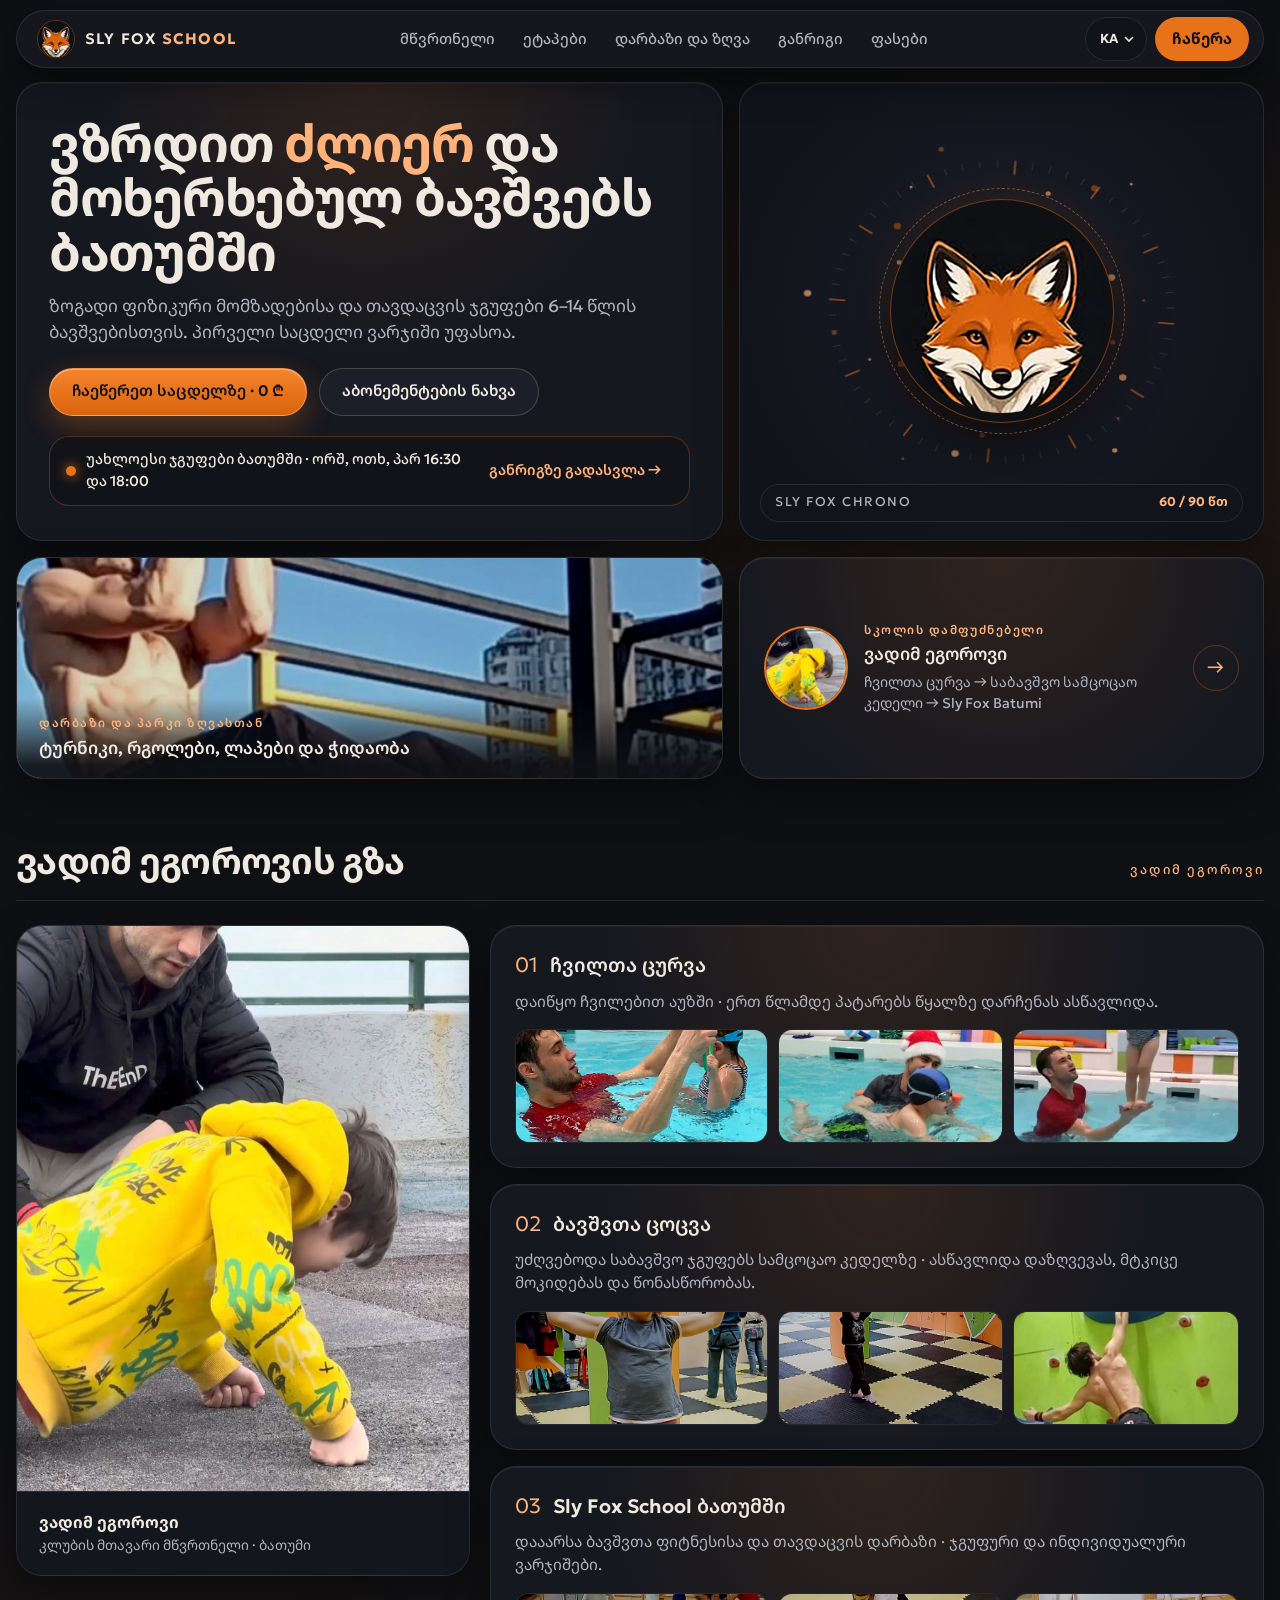
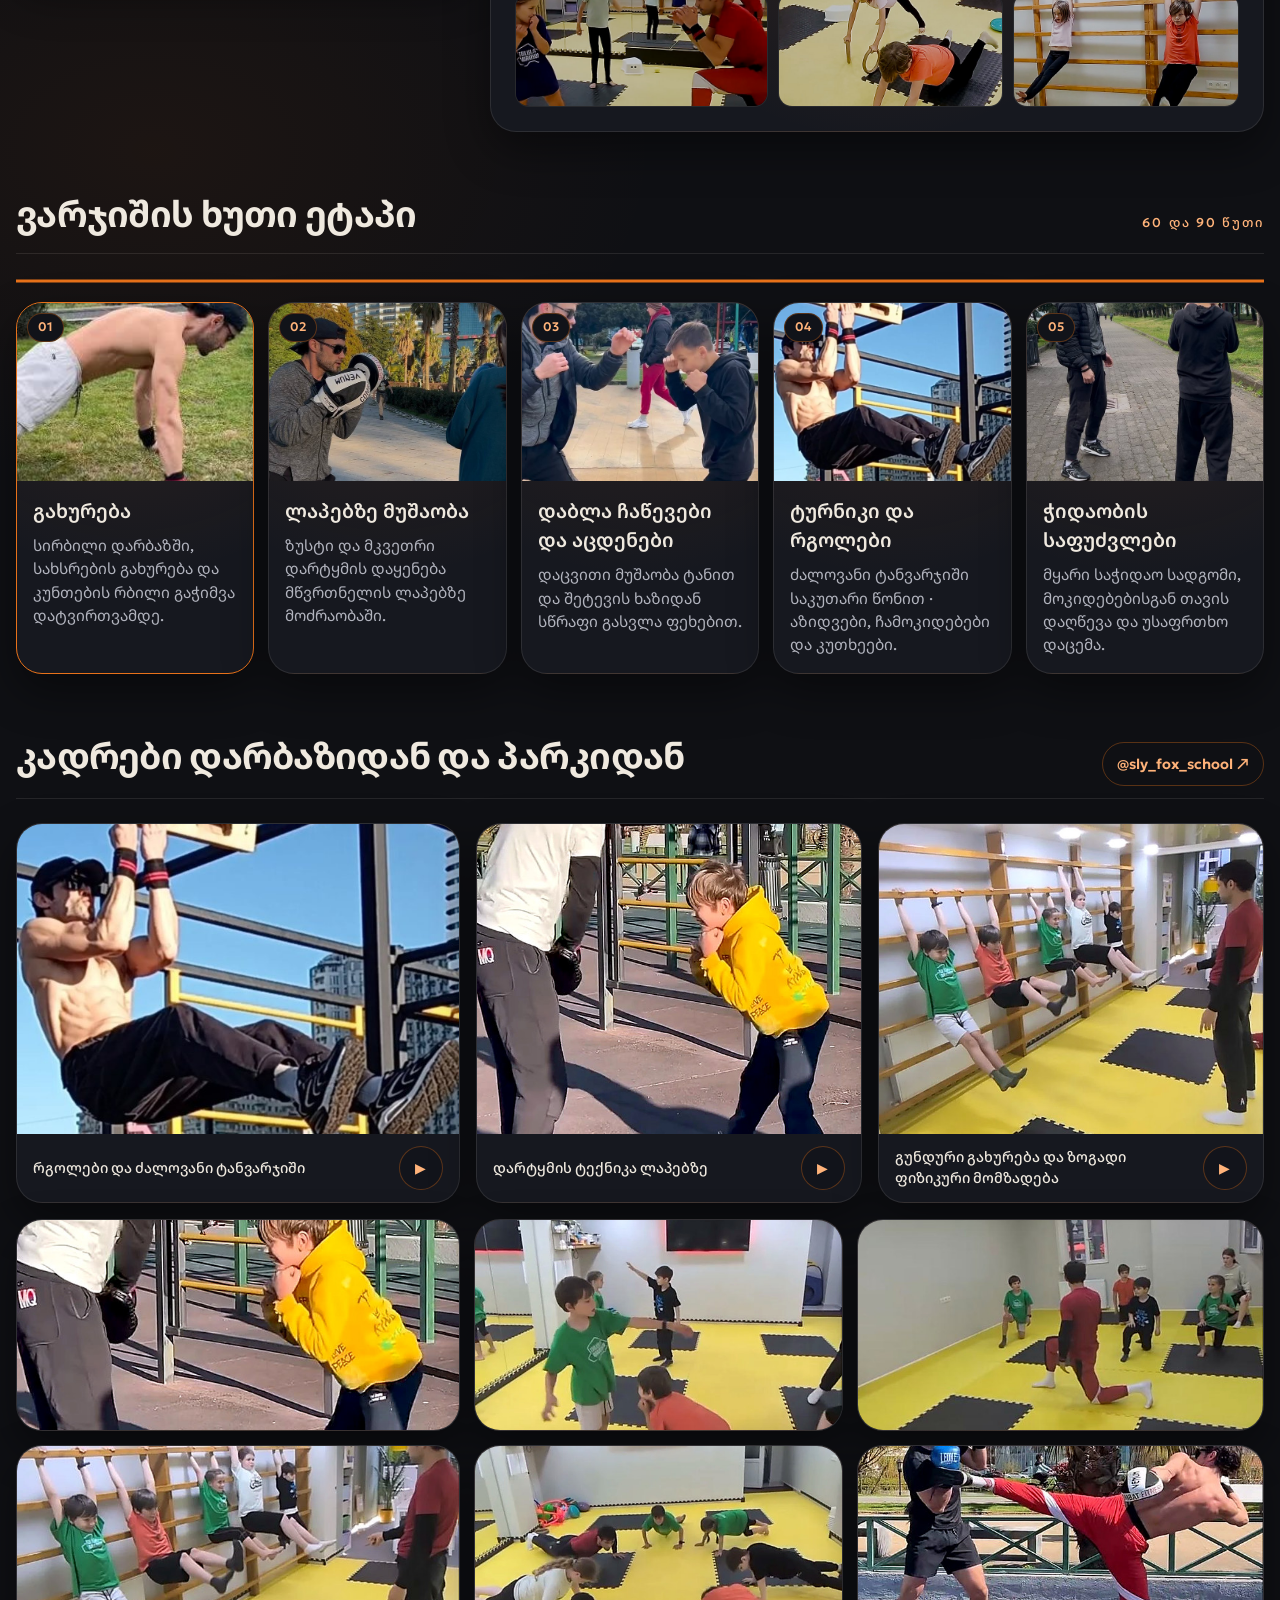
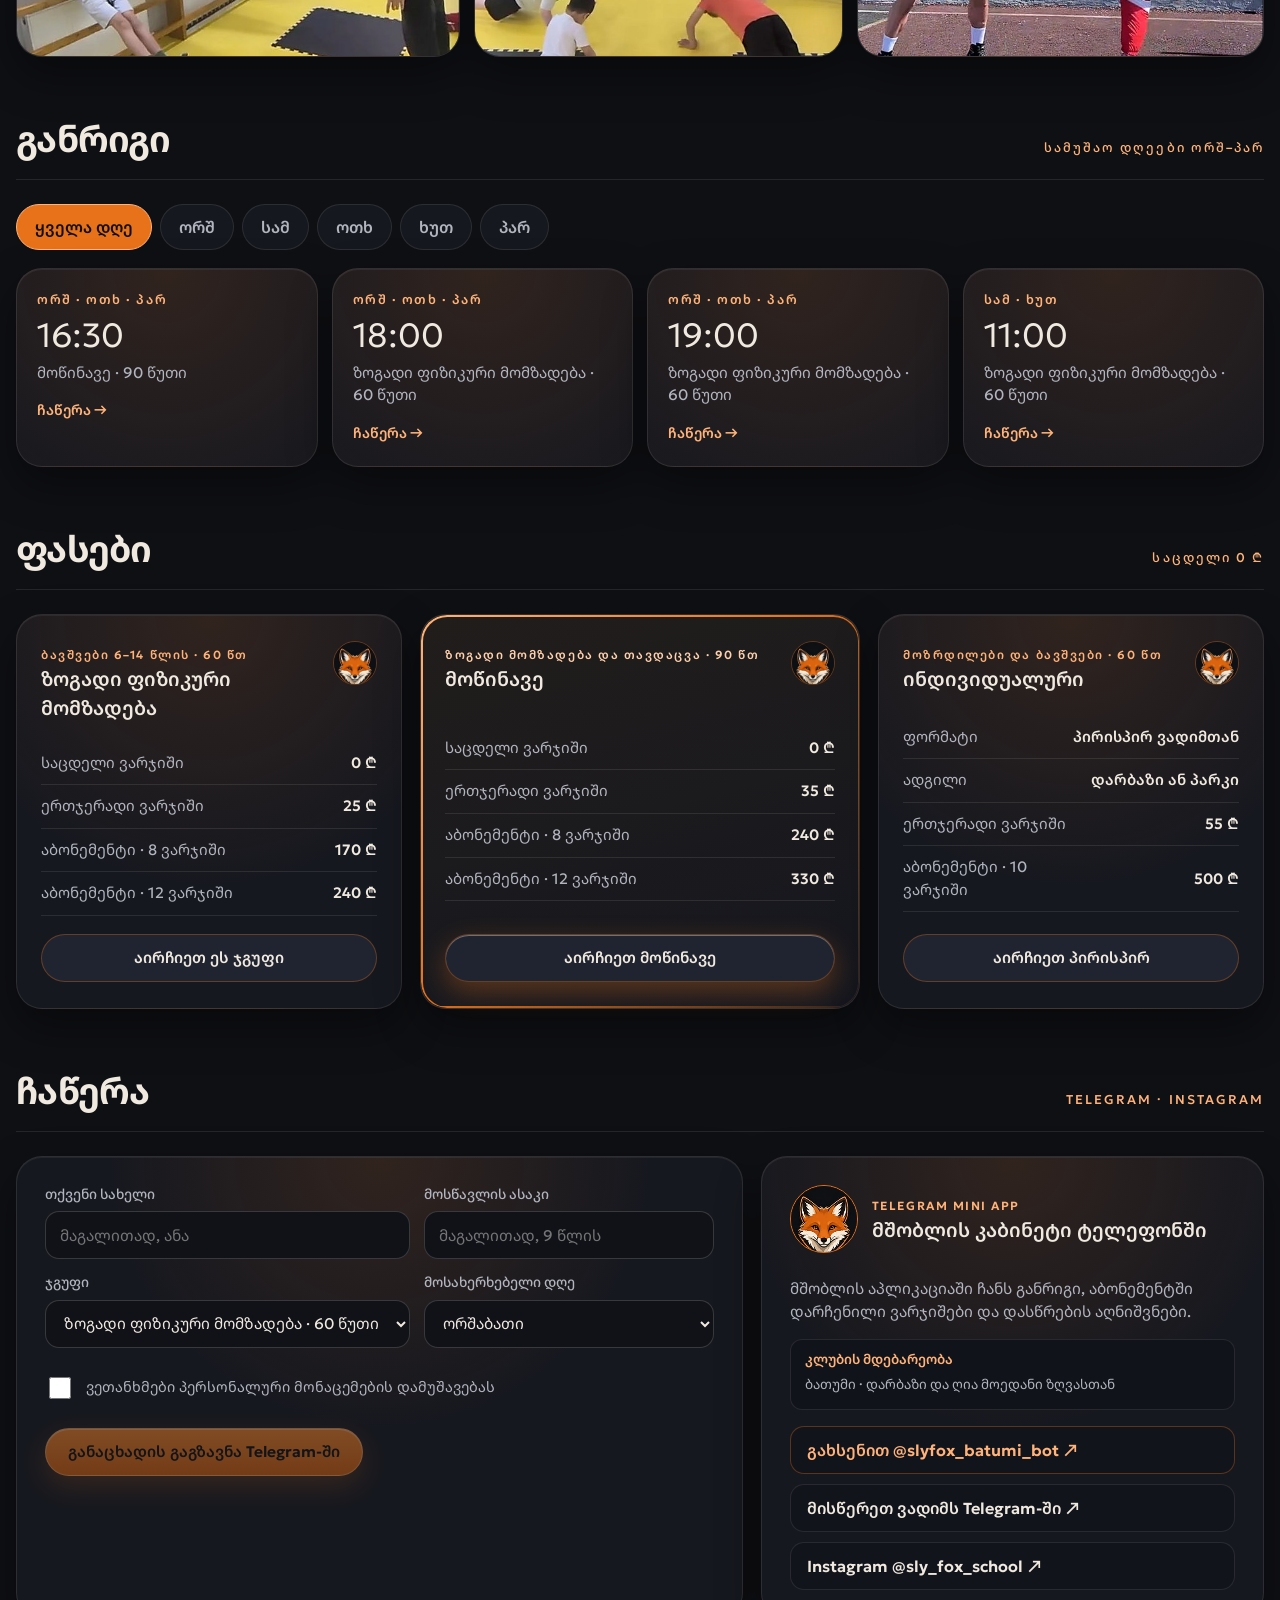
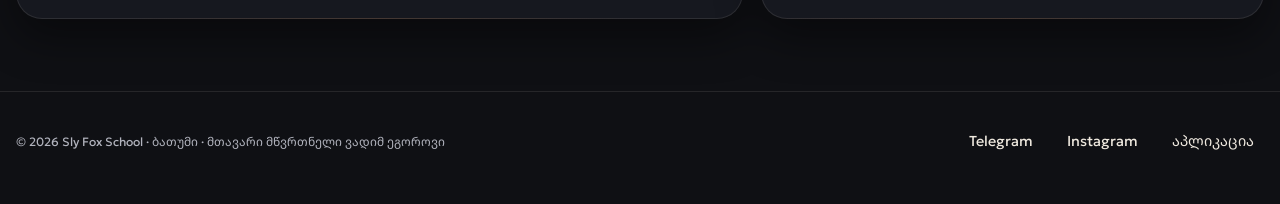
<file: ka/index.html>
<!doctype html>
<html lang="ka" class="sfa-js" data-preset="A">
<head>
  <meta charset="utf-8">
  <meta name="viewport" content="width=device-width, initial-scale=1">
  <title>Sly Fox School — ბავშვთა ფიზიკური მომზადებისა და თავდაცვის სკოლა ბათუმში</title>
  <meta name="description" content="Sly Fox School ბათუმში: ბავშვთა ფიტნესი, ზოგადი ფიზიკური მომზადება და თავდაცვა. 6–14 წლის ბავშვები და ინდივიდუალური ვარჯიშები. მწვრთნელი — ვადიმ ეგოროვი. პირველი ვარჯიში უფასოა.">
  <meta name="theme-color" content="#0F1014">
  <link rel="canonical" href="https://sly-fox.pro/ka/">
<link rel="alternate" hreflang="ru" href="https://sly-fox.pro/">
<link rel="alternate" hreflang="en" href="https://sly-fox.pro/en/">
<link rel="alternate" hreflang="ka" href="https://sly-fox.pro/ka/">
<link rel="alternate" hreflang="x-default" href="https://sly-fox.pro/">
  <meta property="og:type" content="website">
  <meta property="og:locale" content="ka_GE">
  <meta property="og:site_name" content="Sly Fox School">
  <meta property="og:title" content="Sly Fox School — ბავშვთა ფიზიკური მომზადებისა და თავდაცვის სკოლა ბათუმში">
  <meta property="og:description" content="ზოგადი ფიზიკური მომზადებისა და თავდაცვის ჯგუფები 6–14 წლის ბავშვებისთვის და ინდივიდუალური ვარჯიშები ბათუმში. საცდელი ვარჯიში — 0 ₾.">
  <meta property="og:url" content="https://sly-fox.pro/ka/">
  <meta property="og:image" content="https://sly-fox.pro/ka/og.jpg">
  <meta property="og:image:width" content="1200">
  <meta property="og:image:height" content="630">
  <meta name="twitter:card" content="summary_large_image">
  <link rel="icon" type="image/png" href="../img/favicon.png">
  <link rel="preconnect" href="https://fonts.googleapis.com">
  <link rel="preconnect" href="https://fonts.gstatic.com" crossorigin>
  <link href="https://fonts.googleapis.com/css2?family=Geologica:wght@300;400;500;600;700&family=Noto+Sans+Georgian:wght@300;400;500;600;700&display=swap" rel="stylesheet">
  <link rel="stylesheet" href="../site.css">
  <script type="application/ld+json">
  {
    "@context": "https://schema.org",
    "@type": "SportsActivityLocation",
    "name": "Sly Fox School",
    "description": "ბავშვთა ფიტნესის, ზოგადი ფიზიკური მომზადებისა და თავდაცვის საფუძვლების სკოლა ბათუმში. მწვრთნელი — ვადიმ ეგოროვი.",
    "url": "https://sly-fox.pro/ka/",
    "image": "https://sly-fox.pro/ka/og.jpg",
    "priceRange": "0–500 GEL",
    "address": {
      "@type": "PostalAddress",
      "addressLocality": "Batumi",
      "addressCountry": "GE"
    },
    "sameAs": [
      "https://www.instagram.com/sly_fox_school/",
      "https://t.me/slyfox_batumi_bot"
    ]
  }
  </script>
</head>
<body class="sfa-body sfa-body--a">

  <header class="sfa-header" id="sf-header">
    <div class="sfa-header__bar">
      <a class="sfa-brand" href="#top" aria-label="Sly Fox School — გვერდის დასაწყისში">
        <img class="sfa-brand__logo" src="../img/logo-96.png" width="40" height="40" alt="Sly Fox-ის ლოგო">
        <span class="sfa-brand__txt">SLY FOX <b>SCHOOL</b></span>
      </a>

      <nav class="sfa-nav" aria-label="საიტის სექციები">
        <a class="sfa-nav__link" href="#trener" data-i18n="nav_coach">მწვრთნელი</a>
        <a class="sfa-nav__link" href="#trenirovka" data-i18n="nav_workout">ეტაპები</a>
        <a class="sfa-nav__link" href="#zal" data-i18n="nav_hall">დარბაზი და ზღვა</a>
        <a class="sfa-nav__link" href="#raspisanie" data-i18n="nav_sched">განრიგი</a>
        <a class="sfa-nav__link" href="#ceny" data-i18n="nav_prices">ფასები</a>
      </nav>
      <div class="sfa-header__tools">
        <details class="sfa-lang"><summary aria-label="საიტის ენა">KA<svg class="sfa-lang__chev" viewBox="0 0 10 10" aria-hidden="true"><path d="M1.5 3.5 5 7l3.5-3.5" fill="none" stroke="currentColor" stroke-width="1.6" stroke-linecap="round"/></svg></summary><nav class="sfa-lang__panel" aria-label="საიტის ენა"><a class="sfa-lang__item" href="../" hreflang="ru" lang="ru">Русский<b>RU</b></a><a class="sfa-lang__item" href="../en/" hreflang="en" lang="en">English<b>EN</b></a><a class="sfa-lang__item is-active" href="./" hreflang="ka" lang="ka" aria-current="page">ქართული<b>KA</b></a></nav></details>

        <a class="sfa-btn sfa-btn--header" href="#zapis" data-i18n="nav_book">ჩაწერა</a>
      </div>
    </div>
  </header>

  <main class="sfa-main">

      <section class="sfa-hero sfa-hero--a" id="top">
        <div class="sfa-bento">
          <div class="sfa-bento__main sfa-spot">
            <h1 class="sfa-h1" data-i18n-html="h1">ვზრდით <em>ძლიერ</em> და მოხერხებულ ბავშვებს ბათუმში</h1>
            <p class="sfa-lead" data-i18n="lead">ზოგადი ფიზიკური მომზადებისა და თავდაცვის ჯგუფები 6–14 წლის ბავშვებისთვის. პირველი საცდელი ვარჯიში უფასოა.</p>
            <div class="sfa-actions">
              <a class="sfa-btn sfa-btn--primary" href="#zapis" data-i18n="cta_main">ჩაეწერეთ საცდელზე · 0 ₾</a>
              <a class="sfa-btn sfa-btn--ghost" href="#ceny" data-i18n="cta_prices">აბონემენტების ნახვა</a>
            </div>
            <div class="sfa-next-slot" id="sf-next-slot">
              <span class="sfa-next-slot__dot" aria-hidden="true"></span>
              <span class="sfa-next-slot__label" id="sf-next-text">უახლოესი ჯგუფები ბათუმში · ორშ, ოთხ, პარ 16:30 და 18:00</span>
              <a class="sfa-next-slot__go" href="#raspisanie" data-i18n="pick_slot">განრიგზე გადასვლა →</a>
            </div>
          </div>

          <div class="sfa-bento__dial sfa-spot" aria-label="Sly Fox-ის ინტერაქტიული წამზომი">
            <canvas class="sfa-canvas" id="sf-hero-canvas" width="520" height="520"></canvas>
            <div class="sfa-emblem-core" id="sf-emblem-core">
              <div class="sfa-emblem-ring" aria-hidden="true"></div>
              <img class="sfa-emblem-img" src="../img/logo-520.png" width="220" height="220" alt="Sly Fox School-ის ემბლემა" fetchpriority="high">
            </div>
            <div class="sfa-dial-readout">
              <span class="sfa-dial-tag">SLY FOX CHRONO</span>
              <strong class="sfa-dial-val" id="sf-dial-val">60 / 90 წთ</strong>
            </div>
          </div>

          <div class="sfa-bento__reel sfa-spot">
            <video class="sfa-bento__video" data-autoplay="1" src="../img/reel-kolca.mp4" poster="../img/t4-600.jpg" muted loop playsinline preload="none"></video>
            <div class="sfa-bento__overlay">
              <span class="sfa-pill-tag">დარბაზი და პარკი ზღვასთან</span>
              <strong class="sfa-bento__title">ტურნიკი, რგოლები, ლაპები და ჭიდაობა</strong>
            </div>
          </div>

          <div class="sfa-bento__coach sfa-spot">
            <img class="sfa-bento__avatar" src="../img/trener-720.jpg" width="88" height="88" alt="ვადიმ ეგოროვი">
            <div class="sfa-bento__coach-body">
              <span class="sfa-pill-tag">სკოლის დამფუძნებელი</span>
              <strong class="sfa-bento__title">ვადიმ ეგოროვი</strong>
              <span class="sfa-bento__meta">ჩვილთა ცურვა → საბავშვო სამცოცაო კედელი → Sly Fox Batumi</span>
            </div>
            <a class="sfa-icon-link" href="#trener" aria-label="ვადიმის გზის შესახებ">→</a>
          </div>
        </div>
      </section>

    <!-- РАЗДЕЛ ТРЕНЕРА -->
    <section class="sfa-sec sfa-sec--coach" id="trener">
      <div class="sfa-sec__head">
        <h2 class="sfa-h2" data-i18n="h2_coach">ვადიმ ეგოროვის გზა</h2>
        <span class="sfa-sec__idx">ვადიმ ეგოროვი</span>
      </div>

      <div class="sfa-coach-layout">
        <figure class="sfa-coach-portrait sfa-spot">
          <img class="sfa-coach-portrait__img" src="../img/trener-1440.jpg" srcset="../img/trener-720.jpg 720w, ../img/trener-1440.jpg 1440w" sizes="(max-width: 900px) 92vw, 38vw" width="720" height="900" loading="lazy" alt="ვადიმ ეგოროვი — Sly Fox School">
          <figcaption class="sfa-coach-portrait__plate">
            <strong>ვადიმ ეგოროვი</strong>
            <span>კლუბის მთავარი მწვრთნელი · ბათუმი</span>
          </figcaption>
        </figure>

        <ol class="sfa-coach-stages">
          <li class="sfa-stage-card sfa-spot">
            <div class="sfa-stage-card__top">
              <span class="sfa-stage-card__num">01</span>
              <h3 class="sfa-h3">ჩვილთა ცურვა</h3>
            </div>
            <p class="sfa-p">დაიწყო ჩვილებით აუზში · ერთ წლამდე პატარებს წყალზე დარჩენას ასწავლიდა.</p>
            <div class="sfa-stage-thumbs">
              <button type="button" class="sfa-thumb" data-full="../img/s06-full.jpg" data-alt="ვარჯიში აუზში პატარასთან ერთად"><img src="../img/s06-600.jpg" width="180" height="120" loading="lazy" alt="ვარჯიში აუზში პატარასთან ერთად"></button>
              <button type="button" class="sfa-thumb" data-full="../img/s07-full.jpg" data-alt="პატარა წყალზე მწვრთნელთან ერთად"><img src="../img/s07-600.jpg" width="180" height="120" loading="lazy" alt="პატარა წყალზე მწვრთნელთან ერთად"></button>
              <button type="button" class="sfa-thumb" data-full="../img/s10-full.jpg" data-alt="ვარჯიში წყალში"><img src="../img/s10-600.jpg" width="180" height="120" loading="lazy" alt="ვარჯიში წყალში"></button>
            </div>
          </li>
          <li class="sfa-stage-card sfa-spot">
            <div class="sfa-stage-card__top">
              <span class="sfa-stage-card__num">02</span>
              <h3 class="sfa-h3">ბავშვთა ცოცვა</h3>
            </div>
            <p class="sfa-p">უძღვებოდა საბავშვო ჯგუფებს სამცოცაო კედელზე · ასწავლიდა დაზღვევას, მტკიცე მოკიდებას და წონასწორობას.</p>
            <div class="sfa-stage-thumbs">
              <button type="button" class="sfa-thumb" data-full="../img/sk01-full.jpg" data-alt="სამცოცაო კედელი ბავშვებთან ერთად"><img src="../img/sk01-600.jpg" width="180" height="120" loading="lazy" alt="სამცოცაო კედელი ბავშვებთან ერთად"></button>
              <button type="button" class="sfa-thumb" data-full="../img/sk02-full.jpg" data-alt="ასვლა ჩასაჭიდებლებზე"><img src="../img/sk02-600.jpg" width="180" height="120" loading="lazy" alt="ასვლა ჩასაჭიდებლებზე"></button>
              <button type="button" class="sfa-thumb" data-full="../img/skalodrom-640.jpg" data-alt="ვარჯიში სიმაღლეზე"><img src="../img/skalodrom-320.jpg" width="180" height="120" loading="lazy" alt="ვარჯიში სიმაღლეზე"></button>
            </div>
          </li>
          <li class="sfa-stage-card sfa-spot">
            <div class="sfa-stage-card__top">
              <span class="sfa-stage-card__num">03</span>
              <h3 class="sfa-h3">Sly Fox School ბათუმში</h3>
            </div>
            <p class="sfa-p">დააარსა ბავშვთა ფიტნესისა და თავდაცვის დარბაზი · ჯგუფური და ინდივიდუალური ვარჯიშები.</p>
            <div class="sfa-stage-thumbs">
              <button type="button" class="sfa-thumb" data-full="../img/gr01-full.jpg" data-alt="ბავშვების ჯგუფი დარბაზში"><img src="../img/gr01-600.jpg" width="180" height="120" loading="lazy" alt="ბავშვების ჯგუფი დარბაზში"></button>
              <button type="button" class="sfa-thumb" data-full="../img/gr02-full.jpg" data-alt="ვარჯიში ბათუმის პარკში"><img src="../img/gr02-600.jpg" width="180" height="120" loading="lazy" alt="ვარჯიში ბათუმის პარკში"></button>
              <button type="button" class="sfa-thumb" data-full="../img/gr03-full.jpg" data-alt="მოსწავლეები მწვრთნელთან ერთად"><img src="../img/gr03-600.jpg" width="180" height="120" loading="lazy" alt="მოსწავლეები მწვრთნელთან ერთად"></button>
            </div>
          </li>
        </ol>
      </div>
    </section>

    <!-- РАЗДЕЛ ЭТАПОВ ТРЕНИРОВКИ -->
    <section class="sfa-sec sfa-sec--workout" id="trenirovka">
      <div class="sfa-sec__head">
        <h2 class="sfa-h2" data-i18n="h2_workout">ვარჯიშის ხუთი ეტაპი</h2>
        <span class="sfa-sec__idx">60 და 90 წუთი</span>
      </div>

      <svg class="sfa-track-line" viewBox="0 0 1000 6" preserveAspectRatio="none" aria-hidden="true">
        <line x1="0" y1="3" x2="1000" y2="3" stroke="rgba(255,255,255,0.08)" stroke-width="2"/>
        <line class="sfa-track-line__fill" id="sf-track-fill" x1="0" y1="3" x2="1000" y2="3" stroke="#E8721A" stroke-width="3"/>
      </svg>

      <div class="sfa-workout-grid" id="sf-workout-grid">
        <article class="sfa-step-card sfa-spot is-active" data-step="1">
          <div class="sfa-step-card__media">
            <img src="../img/t1-229.jpg" width="400" height="260" loading="lazy" alt="გახურება">
            <span class="sfa-step-card__num">01</span>
          </div>
          <div class="sfa-step-card__body">
            <h3 class="sfa-h3">გახურება</h3>
            <p class="sfa-p">სირბილი დარბაზში, სახსრების გახურება და კუნთების რბილი გაჭიმვა დატვირთვამდე.</p>
          </div>
        </article>
        <article class="sfa-step-card sfa-spot" data-step="2">
          <div class="sfa-step-card__media">
            <img src="../img/t2-600.jpg" width="400" height="260" loading="lazy" alt="ლაპებზე მუშაობა">
            <span class="sfa-step-card__num">02</span>
          </div>
          <div class="sfa-step-card__body">
            <h3 class="sfa-h3">ლაპებზე მუშაობა</h3>
            <p class="sfa-p">ზუსტი და მკვეთრი დარტყმის დაყენება მწვრთნელის ლაპებზე მოძრაობაში.</p>
          </div>
        </article>
        <article class="sfa-step-card sfa-spot" data-step="3">
          <div class="sfa-step-card__media">
            <img src="../img/t3-600.jpg" width="400" height="260" loading="lazy" alt="დაბლა ჩაწევები და აცდენები">
            <span class="sfa-step-card__num">03</span>
          </div>
          <div class="sfa-step-card__body">
            <h3 class="sfa-h3">დაბლა ჩაწევები და აცდენები</h3>
            <p class="sfa-p">დაცვითი მუშაობა ტანით და შეტევის ხაზიდან სწრაფი გასვლა ფეხებით.</p>
          </div>
        </article>
        <article class="sfa-step-card sfa-spot" data-step="4">
          <div class="sfa-step-card__media">
            <img src="../img/t4-600.jpg" width="400" height="260" loading="lazy" alt="ტურნიკი და რგოლები">
            <span class="sfa-step-card__num">04</span>
          </div>
          <div class="sfa-step-card__body">
            <h3 class="sfa-h3">ტურნიკი და რგოლები</h3>
            <p class="sfa-p">ძალოვანი ტანვარჯიში საკუთარი წონით · აზიდვები, ჩამოკიდებები და კუთხეები.</p>
          </div>
        </article>
        <article class="sfa-step-card sfa-spot" data-step="5">
          <div class="sfa-step-card__media">
            <img src="../img/t5-600.jpg" width="400" height="260" loading="lazy" alt="ჭიდაობის საფუძვლები">
            <span class="sfa-step-card__num">05</span>
          </div>
          <div class="sfa-step-card__body">
            <h3 class="sfa-h3">ჭიდაობის საფუძვლები</h3>
            <p class="sfa-p">მყარი საჭიდაო სადგომი, მოკიდებებისგან თავის დაღწევა და უსაფრთხო დაცემა.</p>
          </div>
        </article>
      </div>
    </section>

    <!-- РАЗДЕЛ ГАЛЕРЕИ И REELS -->
    <section class="sfa-sec sfa-sec--gallery" id="zal">
      <div class="sfa-sec__head">
        <h2 class="sfa-h2" data-i18n="h2_gallery">კადრები დარბაზიდან და პარკიდან</h2>
        <a class="sfa-ig-link" href="https://www.instagram.com/sly_fox_school/" target="_blank" rel="noopener">@sly_fox_school ↗</a>
      </div>

      <div class="sfa-reels-row">
        <div class="sfa-reel-card sfa-spot">
          <video class="sfa-reel-card__video" src="../img/reel-kolca.mp4" poster="../img/t4-600.jpg" muted loop playsinline preload="none"></video>
          <div class="sfa-reel-card__bar">
            <span>რგოლები და ძალოვანი ტანვარჯიში</span>
            <button type="button" class="sfa-reel-play" aria-label="ჩართვა ან პაუზა">▶</button>
          </div>
        </div>

        <div class="sfa-reel-card sfa-spot">
          <video class="sfa-reel-card__video" src="../img/reel-zal.mp4" poster="../img/k02-600.jpg" muted loop playsinline preload="none"></video>
          <div class="sfa-reel-card__bar">
            <span>დარტყმის ტექნიკა ლაპებზე</span>
            <button type="button" class="sfa-reel-play" aria-label="ჩართვა ან პაუზა">▶</button>
          </div>
        </div>

        <div class="sfa-reel-card sfa-spot">
          <video class="sfa-reel-card__video" src="../img/reel-trudyagi.mp4" poster="../img/k05-600.jpg" muted loop playsinline preload="none"></video>
          <div class="sfa-reel-card__bar">
            <span>გუნდური გახურება და ზოგადი ფიზიკური მომზადება</span>
            <button type="button" class="sfa-reel-play" aria-label="ჩართვა ან პაუზა">▶</button>
          </div>
        </div>
      </div>

      <div class="sfa-photo-mosaic">
        <button type="button" class="sfa-mosaic-item sfa-spot" data-full="../img/k02-full.jpg" data-alt="დაცვის დამუშავება ბათუმის დარბაზში">
          <img src="../img/k02-600.jpg" width="420" height="300" loading="lazy" alt="დაცვის დამუშავება დარბაზში">
        </button>
        <button type="button" class="sfa-mosaic-item sfa-spot" data-full="../img/k03-full.jpg" data-alt="კოორდინაციის ვარჯიშები">
          <img src="../img/k03-600.jpg" width="420" height="300" loading="lazy" alt="კოორდინაციის ვარჯიშები">
        </button>
        <button type="button" class="sfa-mosaic-item sfa-spot" data-full="../img/k04-full.jpg" data-alt="წყვილებში მუშაობა მწვრთნელის მეთვალყურეობით">
          <img src="../img/k04-600.jpg" width="420" height="300" loading="lazy" alt="წყვილებში მუშაობა">
        </button>
        <button type="button" class="sfa-mosaic-item sfa-spot" data-full="../img/k05-full.jpg" data-alt="საბავშვო ჯგუფის ძალოვანი მომზადება">
          <img src="../img/k05-600.jpg" width="420" height="300" loading="lazy" alt="ძალოვანი მომზადება">
        </button>
        <button type="button" class="sfa-mosaic-item sfa-spot" data-full="../img/k09-full.jpg" data-alt="Sly Fox-ის ჯგუფური ვარჯიში">
          <img src="../img/k09-600.jpg" width="420" height="300" loading="lazy" alt="ჯგუფური ვარჯიში">
        </button>
        <button type="button" class="sfa-mosaic-item sfa-spot" data-full="../img/k08-full.jpg" data-alt="ვარჯიში ღია ცის ქვეშ ზღვასთან">
          <img src="../img/k08-600.jpg" width="420" height="300" loading="lazy" alt="ვარჯიში ზღვასთან">
        </button>
      </div>
    </section>

    <!-- РАЗДЕЛ РАСПИСАНИЯ -->
    <section class="sfa-sec sfa-sec--sched" id="raspisanie">
      <div class="sfa-sec__head">
        <h2 class="sfa-h2" data-i18n="h2_sched">განრიგი</h2>
        <span class="sfa-sec__idx">სამუშაო დღეები ორშ–პარ</span>
      </div>

      <div class="sfa-day-tabs" role="tablist" aria-label="კვირის დღეები">
        <button type="button" class="sfa-day-tab is-active" data-day="all" role="tab" aria-selected="true">ყველა დღე</button>
        <button type="button" class="sfa-day-tab" data-day="ორშაბათი" role="tab" aria-selected="false">ორშ</button>
        <button type="button" class="sfa-day-tab" data-day="სამშაბათი" role="tab" aria-selected="false">სამ</button>
        <button type="button" class="sfa-day-tab" data-day="ოთხშაბათი" role="tab" aria-selected="false">ოთხ</button>
        <button type="button" class="sfa-day-tab" data-day="ხუთშაბათი" role="tab" aria-selected="false">ხუთ</button>
        <button type="button" class="sfa-day-tab" data-day="პარასკევი" role="tab" aria-selected="false">პარ</button>
      </div>

      <div class="sfa-sched-board" id="sf-sched-board">
        <button type="button" class="sfa-slot-card sfa-spot" data-days="ორშაბათი,ოთხშაბათი,პარასკევი" data-group="მოწინავე" data-pick-day="ორშაბათი">
          <span class="sfa-slot-card__days">ორშ · ოთხ · პარ</span>
          <strong class="sfa-slot-card__time">16:30</strong>
          <span class="sfa-slot-card__grp">მოწინავე · 90 წუთი</span>
          <span class="sfa-slot-card__act">ჩაწერა →</span>
        </button>

        <button type="button" class="sfa-slot-card sfa-spot" data-days="ორშაბათი,ოთხშაბათი,პარასკევი" data-group="ზოგადი ფიზიკური მომზადება" data-pick-day="ორშაბათი">
          <span class="sfa-slot-card__days">ორშ · ოთხ · პარ</span>
          <strong class="sfa-slot-card__time">18:00</strong>
          <span class="sfa-slot-card__grp">ზოგადი ფიზიკური მომზადება · 60 წუთი</span>
          <span class="sfa-slot-card__act">ჩაწერა →</span>
        </button>

        <button type="button" class="sfa-slot-card sfa-spot" data-days="ორშაბათი,ოთხშაბათი,პარასკევი" data-group="ზოგადი ფიზიკური მომზადება" data-pick-day="ორშაბათი">
          <span class="sfa-slot-card__days">ორშ · ოთხ · პარ</span>
          <strong class="sfa-slot-card__time">19:00</strong>
          <span class="sfa-slot-card__grp">ზოგადი ფიზიკური მომზადება · 60 წუთი</span>
          <span class="sfa-slot-card__act">ჩაწერა →</span>
        </button>

        <button type="button" class="sfa-slot-card sfa-spot" data-days="სამშაბათი,ხუთშაბათი" data-group="ზოგადი ფიზიკური მომზადება" data-pick-day="სამშაბათი">
          <span class="sfa-slot-card__days">სამ · ხუთ</span>
          <strong class="sfa-slot-card__time">11:00</strong>
          <span class="sfa-slot-card__grp">ზოგადი ფიზიკური მომზადება · 60 წუთი</span>
          <span class="sfa-slot-card__act">ჩაწერა →</span>
        </button>
      </div>
    </section>

    <!-- РАЗДЕЛ ЦЕН -->
    <section class="sfa-sec sfa-sec--prices" id="ceny">
      <div class="sfa-sec__head">
        <h2 class="sfa-h2" data-i18n="h2_prices">ფასები</h2>
        <span class="sfa-sec__idx">საცდელი 0 ₾</span>
      </div>

      <div class="sfa-price-grid">
        <article class="sfa-club-card sfa-tilt sfa-spot">
          <div class="sfa-club-card__head">
            <div>
              <span class="sfa-pill-tag">ბავშვები 6–14 წლის · 60 წთ</span>
              <h3 class="sfa-h3">ზოგადი ფიზიკური მომზადება</h3>
            </div>
            <img class="sfa-club-card__seal" src="../img/logo-96.png" width="44" height="44" alt="">
          </div>
          <table class="sfa-price-table" aria-label="ზოგადი ფიზიკური მომზადების ჯგუფის ფასები">
            <tbody>
              <tr><th scope="row">საცდელი ვარჯიში</th><td>0 ₾</td></tr>
              <tr><th scope="row">ერთჯერადი ვარჯიში</th><td>25 ₾</td></tr>
              <tr><th scope="row">აბონემენტი · 8 ვარჯიში</th><td>170 ₾</td></tr>
              <tr><th scope="row">აბონემენტი · 12 ვარჯიში</th><td>240 ₾</td></tr>
            </tbody>
          </table>
          <button type="button" class="sfa-btn sfa-btn--card" data-select-group="ზოგადი ფიზიკური მომზადება">აირჩიეთ ეს ჯგუფი</button>
        </article>

        <article class="sfa-club-card sfa-club-card--featured sfa-tilt sfa-spot">
          <div class="sfa-club-card__head">
            <div>
              <span class="sfa-pill-tag sfa-pill-tag--copper">ზოგადი მომზადება და თავდაცვა · 90 წთ</span>
              <h3 class="sfa-h3">მოწინავე</h3>
            </div>
            <img class="sfa-club-card__seal" src="../img/logo-96.png" width="44" height="44" alt="">
          </div>
          <table class="sfa-price-table" aria-label="მოწინავე ჯგუფის ფასები">
            <tbody>
              <tr><th scope="row">საცდელი ვარჯიში</th><td>0 ₾</td></tr>
              <tr><th scope="row">ერთჯერადი ვარჯიში</th><td>35 ₾</td></tr>
              <tr><th scope="row">აბონემენტი · 8 ვარჯიში</th><td>240 ₾</td></tr>
              <tr><th scope="row">აბონემენტი · 12 ვარჯიში</th><td>330 ₾</td></tr>
            </tbody>
          </table>
          <button type="button" class="sfa-btn sfa-btn--primary sfa-btn--card" data-select-group="მოწინავე">აირჩიეთ მოწინავე</button>
        </article>

        <article class="sfa-club-card sfa-tilt sfa-spot">
          <div class="sfa-club-card__head">
            <div>
              <span class="sfa-pill-tag">მოზრდილები და ბავშვები · 60 წთ</span>
              <h3 class="sfa-h3">ინდივიდუალური</h3>
            </div>
            <img class="sfa-club-card__seal" src="../img/logo-96.png" width="44" height="44" alt="">
          </div>
          <table class="sfa-price-table" aria-label="ინდივიდუალური ვარჯიშების ფასები">
            <tbody>
              <tr><th scope="row">ფორმატი</th><td>პირისპირ ვადიმთან</td></tr>
              <tr><th scope="row">ადგილი</th><td>დარბაზი ან პარკი</td></tr>
              <tr><th scope="row">ერთჯერადი ვარჯიში</th><td>55 ₾</td></tr>
              <tr><th scope="row">აბონემენტი · 10 ვარჯიში</th><td>500 ₾</td></tr>
            </tbody>
          </table>
          <button type="button" class="sfa-btn sfa-btn--card" data-select-group="ინდივიდუალური">აირჩიეთ პირისპირ</button>
        </article>
      </div>
    </section>

    <!-- РАЗДЕЛ ЗАПИСИ -->
    <section class="sfa-sec sfa-sec--book" id="zapis">
      <div class="sfa-sec__head">
        <h2 class="sfa-h2" data-i18n="h2_book">ჩაწერა</h2>
        <span class="sfa-sec__idx">TELEGRAM · INSTAGRAM</span>
      </div>

      <div class="sfa-book-layout">
        <form class="sfa-form sfa-spot" id="sf-form" action="https://t.me/koba19910" method="get" target="_blank">
          <div class="sfa-form__grid">
            <label class="sfa-field">
              <span class="sfa-field__lbl" data-i18n="f_name">თქვენი სახელი</span>
              <input class="sfa-input" type="text" name="name" id="sf-inp-name" placeholder="მაგალითად, ანა" required autocomplete="given-name">
            </label>

            <label class="sfa-field">
              <span class="sfa-field__lbl" data-i18n="f_age">მოსწავლის ასაკი</span>
              <input class="sfa-input" type="text" name="age" id="sf-inp-age" placeholder="მაგალითად, 9 წლის" inputmode="numeric">
            </label>

            <label class="sfa-field">
              <span class="sfa-field__lbl" data-i18n="f_group">ჯგუფი</span>
              <select class="sfa-input sfa-select" name="group" id="sf-inp-group">
                <option value="ზოგადი ფიზიკური მომზადება">ზოგადი ფიზიკური მომზადება · 60 წუთი</option>
                <option value="მოწინავე">მოწინავე · 90 წუთი</option>
                <option value="ინდივიდუალური">ინდივიდუალური · პირისპირ</option>
              </select>
            </label>

            <label class="sfa-field">
              <span class="sfa-field__lbl" data-i18n="f_day">მოსახერხებელი დღე</span>
              <select class="sfa-input sfa-select" name="day" id="sf-inp-day">
                <option value="ორშაბათი">ორშაბათი</option>
                <option value="სამშაბათი">სამშაბათი</option>
                <option value="ოთხშაბათი">ოთხშაბათი</option>
                <option value="ხუთშაბათი">ხუთშაბათი</option>
                <option value="პარასკევი">პარასკევი</option>
              </select>
            </label>
          </div>

          <label class="sfa-consent">
            <input type="checkbox" class="sfa-consent__chk" id="sf-consent-chk" required>
            <span class="sfa-consent__txt" data-i18n="f_consent">ვეთანხმები პერსონალური მონაცემების დამუშავებას</span>
          </label>

          <div class="sfa-form__actions">
            <button type="submit" class="sfa-btn sfa-btn--primary sfa-btn--submit" id="sf-submit-btn" disabled data-i18n="f_submit">განაცხადის გაგზავნა Telegram-ში</button>
          </div>
        </form>

        <aside class="sfa-tma-card sfa-spot" aria-label="სკოლის კონტაქტები და აპლიკაცია">
          <div class="sfa-tma-card__top">
            <img src="../img/logo-260.png" width="68" height="68" alt="Sly Fox School-ის ემბლემა">
            <div>
              <span class="sfa-pill-tag">TELEGRAM MINI APP</span>
              <h3 class="sfa-h3">მშობლის კაბინეტი ტელეფონში</h3>
            </div>
          </div>
          <p class="sfa-p">მშობლის აპლიკაციაში ჩანს განრიგი, აბონემენტში დარჩენილი ვარჯიშები და დასწრების აღნიშვნები.</p>
          <dl class="sfa-meta-dl">
            <dt>კლუბის მდებარეობა</dt>
            <dd>ბათუმი · დარბაზი და ღია მოედანი ზღვასთან</dd>
          </dl>
          <div class="sfa-contact-links">
            <a class="sfa-contact-btn sfa-contact-btn--tma" href="https://t.me/slyfox_batumi_bot" target="_blank" rel="noopener">გახსენით @slyfox_batumi_bot ↗</a>
            <a class="sfa-contact-btn" href="https://t.me/koba19910" target="_blank" rel="noopener">მისწერეთ ვადიმს Telegram-ში ↗</a>
            <a class="sfa-contact-btn" href="https://www.instagram.com/sly_fox_school/" target="_blank" rel="noopener">Instagram @sly_fox_school ↗</a>
          </div>
        </aside>
      </div>
    </section>
  </main>

  <footer class="sfa-footer">
    <small class="sfa-footer__copy">© 2026 Sly Fox School · ბათუმი · მთავარი მწვრთნელი ვადიმ ეგოროვი</small>
    <nav class="sfa-footer__links" aria-label="ბმულები გვერდის ბოლოში">
      <a href="https://t.me/koba19910" target="_blank" rel="noopener">Telegram</a>
      <a href="https://www.instagram.com/sly_fox_school/" target="_blank" rel="noopener">Instagram</a>
      <a href="https://t.me/slyfox_batumi_bot" target="_blank" rel="noopener">აპლიკაცია</a>
    </nav>
  </footer>

  <div class="sfa-lightbox" id="sf-lightbox" hidden aria-modal="true" role="dialog" aria-label="ფოტოს დათვალიერება">
    <button type="button" class="sfa-lightbox__close" id="sf-lightbox-close" aria-label="ფოტოს დახურვა">✕</button>
    <img class="sfa-lightbox__img" id="sf-lightbox-img" src="../img/trener-720.jpg" alt="">
  </div>

  <script>window.SF_TR={"ОФП": "ზოგადი ფიზიკური მომზადება", "Понедельник": "ორშაბათი", "Здравствуйте, Вадим! Хочу записаться в Sly Fox School.": "გამარჯობა, ვადიმ! მსურს Sly Fox School-ში ჩაწერა.", "Имя: ": "სახელი: ", "Возраст: ": "ასაკი: ", "Группа: ": "ჯგუფი: ", "День: ": "დღე: "}</script>
  <script src="../site.js" defer></script>
</body>
</html>
</file>
<file: site.css>
/* ==========================================================================
   SLY FOX SCHOOL — BATUMI (2026)
   Фирменная палитра: Обсидиан #0F1014, Графит #16181F / #1E212B,
   Кость #EFE9DF, Сталь #B2B4BE, Лисья медь #E8721A, Янтарь #FFB37A / #BD5200
   ========================================================================== */

:root {
  --bg: #0F1014;
  --panel: #16181F;
  --panel-hi: #1E212B;
  --text: #EFE9DF;
  --dim: #B2B4BE;
  --fox: #E8721A;
  --fox-hi: #FFB37A;
  --fox-lo: #BD5200;
  --line: rgba(239, 233, 223, 0.10);
  --line-fox: rgba(232, 114, 26, 0.34);
  --radius-lg: 26px;
  --radius-md: 20px;
  --radius-pill: 999px;
  --ease-out: cubic-bezier(0.22, 1, 0.36, 1);
  --font: 'Geologica', -apple-system, BlinkMacSystemFont, 'Segoe UI', Roboto, sans-serif;
}

*, *::before, *::after {
  box-sizing: border-box;
}

html {
  background-color: var(--bg);
  color: var(--text);
  font-family: var(--font);
  font-size: 16px;
  line-height: 1.5;
  scroll-behavior: smooth;
  -webkit-text-size-adjust: 100%;
}

body {
  margin: 0;
  min-height: 100vh;
  background-color: var(--bg);
  background-image:
    radial-gradient(900px 500px at 82% 8%, rgba(232, 114, 26, 0.13), transparent 70%),
    radial-gradient(700px 460px at 12% 35%, rgba(189, 82, 0, 0.08), transparent 72%);
  color: var(--text);
  overflow-x: hidden;
}

img, video {
  display: block;
  max-width: 100%;
  height: auto;
}

a {
  color: inherit;
  text-decoration: none;
}

button, input, select {
  font: inherit;
  color: inherit;
}

ul, ol, dl, dd, figure {
  margin: 0;
  padding: 0;
}

ul, ol {
  list-style: none;
}

/* ==========================================================================
   ШАПКА САЙТА
   ========================================================================== */
.sfa-header {
  position: sticky;
  top: 0;
  z-index: 40;
  padding: 10px 16px 0;
}

.sfa-header__bar {
  max-width: 1280px;
  margin: 0 auto;
  min-height: 58px;
  padding: 6px 14px;
  display: flex;
  align-items: center;
  justify-content: space-between;
  gap: 12px;
  background: rgba(22, 24, 31, 0.92);
  border: 1px solid var(--line);
  border-radius: var(--radius-pill);
  box-shadow: 0 14px 36px rgba(0, 0, 0, 0.45);
}

.sfa-brand {
  display: inline-flex;
  align-items: center;
  gap: 10px;
  min-height: 44px;
  padding: 2px 6px;
}

.sfa-brand__logo {
  width: 38px;
  height: 38px;
  border-radius: 50%;
  border: 1px solid var(--line-fox);
  object-fit: cover;
}

.sfa-brand__txt {
  font-size: 0.95rem;
  font-weight: 600;
  letter-spacing: 0.08em;
  color: var(--text);
  white-space: nowrap;
}

.sfa-brand__txt b {
  color: var(--fox-hi);
  font-weight: 700;
}

.sfa-nav {
  display: flex;
  align-items: center;
  gap: 4px;
}

.sfa-nav__link {
  display: inline-flex;
  align-items: center;
  min-height: 44px;
  padding: 0 12px;
  border-radius: var(--radius-pill);
  font-size: 0.92rem;
  font-weight: 500;
  color: var(--dim);
  transition: color 0.2s var(--ease-out), background-color 0.2s var(--ease-out);
}

.sfa-nav__link:hover,
.sfa-nav__link:focus-visible {
  color: var(--text);
  background: rgba(255, 255, 255, 0.06);
}

.sfa-header__tools {
  display: flex;
  align-items: center;
  gap: 8px;
}

.sfa-presets,
.sfa-lang {
  display: inline-flex;
  align-items: center;
  gap: 2px;
  padding: 2px;
  background: #111319;
  border: 1px solid var(--line);
  border-radius: var(--radius-pill);
}

.sfa-preset-pill,
.sfa-lang__btn {
  min-width: 44px;
  min-height: 44px;
  padding: 0 10px;
  display: inline-flex;
  align-items: center;
  justify-content: center;
  border: 0;
  border-radius: var(--radius-pill);
  background: transparent;
  color: var(--dim);
  font-size: 0.82rem;
  font-weight: 600;
  cursor: pointer;
  transition: background-color 0.2s var(--ease-out), color 0.2s var(--ease-out);
}

.sfa-preset-pill.is-current,
.sfa-lang__btn.is-active {
  background: var(--fox);
  color: #0F1014;
}

.sfa-top-action {
  display: inline-flex;
  align-items: center;
  justify-content: center;
  min-height: 44px;
  padding: 0 18px;
  border-radius: var(--radius-pill);
  background: var(--fox);
  color: #0F1014;
  font-size: 0.9rem;
  font-weight: 700;
}

/* ==========================================================================
   КНОПКИ И КАРТОЧКИ
   ========================================================================== */
.sfa-btn {
  display: inline-flex;
  align-items: center;
  justify-content: center;
  min-height: 48px;
  padding: 10px 22px;
  border-radius: var(--radius-pill);
  border: 1px solid transparent;
  font-size: 0.96rem;
  font-weight: 600;
  line-height: 1.2;
  cursor: pointer;
  transition: transform 0.22s var(--ease-out), box-shadow 0.22s var(--ease-out), background-color 0.22s var(--ease-out);
  white-space: nowrap;
}

.sfa-btn:active {
  transform: translateY(1px) scale(0.99);
}

.sfa-btn--primary {
  background: linear-gradient(180deg, #F5842B 0%, #D9640E 100%);
  color: #0F1014;
  border-color: rgba(255, 200, 150, 0.45);
  box-shadow: 0 10px 28px rgba(232, 114, 26, 0.32), inset 0 1px 0 rgba(255, 255, 255, 0.35);
}

.sfa-btn--primary:hover {
  box-shadow: 0 14px 34px rgba(232, 114, 26, 0.46), inset 0 1px 0 rgba(255, 255, 255, 0.45);
  transform: translateY(-1px);
}

.sfa-btn--ghost {
  background: #1C1F29;
  color: var(--text);
  border-color: rgba(239, 233, 223, 0.20);
}

.sfa-btn--ghost:hover {
  border-color: var(--fox-hi);
  background: #232734;
}

.sfa-btn--header {
  min-height: 44px;
  padding: 0 16px;
  background: var(--fox);
  color: #0F1014;
  font-weight: 700;
}

.sfa-btn--sm {
  min-height: 44px;
  padding: 8px 16px;
  background: var(--fox);
  color: #0F1014;
  font-size: 0.88rem;
  font-weight: 700;
}

.sfa-spot {
  position: relative;
  background-color: var(--panel);
  background-image: radial-gradient(
    420px circle at var(--mx, 50%) var(--my, 0%),
    rgba(232, 114, 26, 0.13),
    transparent 65%
  );
  border: 1px solid var(--line);
  border-radius: var(--radius-lg);
  box-shadow: 0 18px 44px rgba(0, 0, 0, 0.42), inset 0 1px 0 rgba(255, 255, 255, 0.06);
  transition: border-color 0.25s var(--ease-out), transform 0.25s var(--ease-out);
}

.sfa-spot:hover {
  border-color: rgba(232, 114, 26, 0.36);
}

/* ==========================================================================
   ПЕРВЫЙ ЭКРАН (А / Б / В)
   ========================================================================== */
.sfa-main {
  max-width: 1280px;
  margin: 0 auto;
  padding: 14px 16px 72px;
}

.sfa-coord {
  display: inline-block;
  margin: 0 0 10px;
  padding: 0 0 0 10px;
  border-left: 2px solid var(--fox);
  border-radius: 0;
  background: transparent;
  color: var(--fox-hi);
  font-size: 0.78rem;
  font-weight: 600;
  letter-spacing: 0.14em;
  text-transform: uppercase;
}

.sfa-h1 {
  margin: 0 0 14px;
  font-size: clamp(2.4rem, 4.9vw, 4.25rem);
  font-weight: 700;
  line-height: 1.06;
  letter-spacing: -0.025em;
  color: var(--text);
}

.sfa-h1 em {
  font-style: normal;
  color: var(--fox-hi);
}

.sfa-lead {
  margin: 0 0 22px;
  max-width: 54ch;
  font-size: clamp(1.02rem, 1.35vw, 1.18rem);
  color: var(--dim);
}

.sfa-actions {
  display: flex;
  flex-wrap: wrap;
  gap: 12px;
  margin-bottom: 20px;
}

/* --- ПРЕСЕТ А --- */
.sfa-bento {
  display: grid;
  grid-template-columns: 1.32fr 0.98fr;
  gap: 16px;
  align-items: stretch;
}

.sfa-bento__main {
  padding: 34px 32px;
  display: flex;
  flex-direction: column;
  justify-content: space-between;
}

.sfa-next-slot {
  display: flex;
  flex-wrap: wrap;
  align-items: center;
  gap: 10px;
  padding: 12px 16px;
  background: #111319;
  border: 1px solid rgba(232, 114, 26, 0.28);
  border-radius: var(--radius-md);
  font-size: 0.9rem;
}

.sfa-next-slot__dot {
  width: 10px;
  height: 10px;
  border-radius: 50%;
  background: var(--fox);
  box-shadow: 0 0 12px var(--fox);
}

.sfa-next-slot__label {
  flex: 1 1 200px;
  color: var(--text);
  font-weight: 500;
}

.sfa-next-slot__go {
  min-height: 44px;
  padding: 0 12px;
  display: inline-flex;
  align-items: center;
  color: var(--fox-hi);
  font-weight: 600;
}

.sfa-bento__dial {
  position: relative;
  min-height: 390px;
  padding: 24px;
  display: flex;
  align-items: center;
  justify-content: center;
  overflow: hidden;
  background: radial-gradient(circle at 50% 50%, #1C1F2B 0%, #11131A 78%);
}

.sfa-canvas {
  position: absolute;
  inset: 0;
  width: 100%;
  height: 100%;
  pointer-events: none;
}

.sfa-emblem-core {
  position: relative;
  z-index: 2;
  width: 224px;
  height: 224px;
  border-radius: 50%;
  display: flex;
  align-items: center;
  justify-content: center;
  background: #0F1014;
  border: 1px solid rgba(232, 114, 26, 0.45);
  box-shadow: 0 20px 50px rgba(0, 0, 0, 0.7), 0 0 40px rgba(232, 114, 26, 0.18);
}

.sfa-emblem-ring {
  position: absolute;
  inset: -12px;
  border-radius: 50%;
  border: 1px dashed rgba(255, 179, 122, 0.42);
  animation: sf-spin 28s linear infinite;
}

@keyframes sf-spin {
  to { transform: rotate(360deg); }
}

.sfa-emblem-img {
  width: 204px;
  height: 204px;
  border-radius: 50%;
  object-fit: cover;
}

.sfa-dial-readout {
  position: absolute;
  left: 20px;
  right: 20px;
  bottom: 18px;
  z-index: 3;
  display: flex;
  justify-content: space-between;
  align-items: center;
  padding: 8px 14px;
  background: #12141B;
  border: 1px solid var(--line);
  border-radius: var(--radius-pill);
  font-size: 0.8rem;
}

.sfa-dial-tag {
  color: var(--dim);
  letter-spacing: 0.12em;
}

.sfa-dial-val {
  color: var(--fox-hi);
}

.sfa-bento__reel {
  position: relative;
  min-height: 210px;
  overflow: hidden;
  padding: 0;
}

.sfa-bento__video {
  width: 100%;
  height: 220px;
  object-fit: cover;
  filter: brightness(0.84) contrast(1.06);
}

.sfa-bento__overlay {
  position: absolute;
  inset: auto 0 0 0;
  padding: 16px 22px;
  background: linear-gradient(180deg, transparent 0%, rgba(15, 16, 20, 0.94) 85%);
  display: flex;
  flex-direction: column;
  gap: 4px;
}

.sfa-pill-tag {
  display: inline-block;
  font-size: 0.74rem;
  font-weight: 600;
  letter-spacing: 0.13em;
  text-transform: uppercase;
  color: var(--fox-hi);
}

.sfa-pill-tag--copper {
  color: #FFD1AE;
}

.sfa-bento__title {
  font-size: 1.08rem;
  font-weight: 600;
  color: var(--text);
}

.sfa-bento__coach {
  padding: 20px 24px;
  display: flex;
  align-items: center;
  gap: 16px;
}

.sfa-bento__avatar {
  width: 84px;
  height: 84px;
  border-radius: 50%;
  object-fit: cover;
  border: 2px solid var(--fox);
  flex-shrink: 0;
}

.sfa-bento__coach-body {
  display: flex;
  flex-direction: column;
  gap: 4px;
  flex: 1;
}

.sfa-bento__meta {
  font-size: 0.88rem;
  color: var(--dim);
}

.sfa-icon-link {
  min-width: 46px;
  min-height: 46px;
  border-radius: 50%;
  border: 1px solid var(--line-fox);
  display: inline-flex;
  align-items: center;
  justify-content: center;
  color: var(--fox-hi);
  font-size: 1.15rem;
}

/* --- ПРЕСЕТ Б --- */
.sfa-split-b {
  display: grid;
  grid-template-columns: 0.92fr 1.38fr;
  gap: 18px;
  align-items: stretch;
}

.sfa-split-b__left {
  padding: 34px 30px;
  border-left: 3px solid var(--fox);
  display: flex;
  flex-direction: column;
  justify-content: space-between;
}

.sfa-spine-tags {
  display: flex;
  flex-wrap: wrap;
  gap: 8px;
}

.sfa-chip {
  padding: 7px 13px;
  border-radius: var(--radius-pill);
  background: #12141B;
  border: 1px solid var(--line);
  font-size: 0.84rem;
  color: var(--text);
}

.sfa-split-b__stage {
  position: relative;
  padding: 20px;
  overflow: hidden;
  display: flex;
  flex-direction: column;
  justify-content: flex-end;
  min-height: 440px;
}

.sfa-stage-media {
  position: relative;
  z-index: 2;
  border-radius: var(--radius-md);
  overflow: hidden;
  border: 1px solid var(--line-fox);
}

.sfa-stage-video {
  width: 100%;
  height: 360px;
  object-fit: cover;
}

.sfa-stage-seal {
  position: absolute;
  top: 16px;
  right: 16px;
  width: 104px;
  height: 104px;
}

.sfa-stage-seal .sfa-emblem-img {
  width: 96px;
  height: 96px;
}

.sfa-stage-switcher {
  display: grid;
  grid-template-columns: 1.1fr 1fr 1fr;
  gap: 6px;
  padding: 10px;
  background: #12141B;
}

.sfa-stage-btn {
  min-height: 44px;
  padding: 8px 12px;
  border-radius: 12px;
  border: 1px solid var(--line);
  background: #181B24;
  color: var(--dim);
  font-size: 0.84rem;
  font-weight: 600;
  cursor: pointer;
}

.sfa-stage-btn.is-active {
  background: var(--fox);
  color: #0F1014;
  border-color: var(--fox-hi);
}

/* --- ПРЕСЕТ В --- */
.sfa-console-grid {
  display: grid;
  grid-template-columns: 0.95fr 1.35fr;
  gap: 18px;
  align-items: stretch;
}

.sfa-console-intro {
  padding: 32px 28px;
  display: flex;
  flex-direction: column;
  justify-content: space-between;
}

.sfa-emblem-inline {
  display: flex;
  align-items: center;
  gap: 14px;
  padding: 12px 16px;
  margin-bottom: 18px;
  background: #12141B;
  border: 1px solid var(--line);
  border-radius: var(--radius-md);
}

.sfa-emblem-inline__bg {
  width: 64px;
  height: 64px;
  border-radius: 50%;
  border: 1px solid var(--fox);
  background: #0F1014 url("img/logo-260.png") center / cover no-repeat;
  flex-shrink: 0;
}

.sfa-emblem-inline__txt {
  display: flex;
  flex-direction: column;
  gap: 2px;
  font-size: 0.9rem;
}

.sfa-emblem-inline__txt span {
  color: var(--dim);
  font-size: 0.82rem;
}

.sfa-console-deck {
  position: relative;
  padding: 26px;
  overflow: hidden;
}

.sfa-console-ui {
  position: relative;
  z-index: 2;
  display: flex;
  flex-direction: column;
  gap: 16px;
}

.sfa-console-head {
  display: flex;
  justify-content: space-between;
  align-items: center;
}

.sfa-console-status {
  font-size: 0.8rem;
  color: var(--dim);
  letter-spacing: 0.1em;
}

.sfa-console-row {
  display: flex;
  flex-direction: column;
  gap: 8px;
}

.sfa-console-lbl {
  font-size: 0.86rem;
  color: var(--dim);
  font-weight: 500;
}

.sfa-seg {
  display: grid;
  grid-template-columns: 1fr 1.08fr 1.15fr;
  gap: 8px;
}

.sfa-seg__btn {
  min-height: 46px;
  padding: 8px 12px;
  border-radius: 14px;
  border: 1px solid var(--line);
  background: #111319;
  color: var(--text);
  font-size: 0.88rem;
  font-weight: 600;
  cursor: pointer;
}

.sfa-seg__btn.is-active {
  background: var(--fox);
  color: #0F1014;
  border-color: var(--fox-hi);
}

.sfa-holo-pass {
  padding: 20px;
  border-radius: var(--radius-md);
  background: linear-gradient(135deg, #1E222E 0%, #12141C 100%);
  border: 1px solid var(--line-fox);
  box-shadow: 0 14px 34px rgba(0, 0, 0, 0.48);
  display: flex;
  flex-direction: column;
  gap: 14px;
}

.sfa-holo-pass__top {
  display: flex;
  align-items: center;
  gap: 14px;
}

.sfa-holo-pass__seal {
  width: 44px;
  height: 44px;
  border-radius: 50%;
  border: 1px solid var(--fox);
  background: #0F1014 url("img/logo-96.png") center / cover no-repeat;
  flex-shrink: 0;
}

.sfa-holo-pass__sub {
  display: block;
  font-size: 0.72rem;
  letter-spacing: 0.14em;
  color: var(--fox-hi);
}

.sfa-holo-pass__grp {
  font-size: 1.15rem;
  color: var(--text);
}

.sfa-holo-pass__price {
  margin-left: auto;
  font-size: 1.85rem;
  font-weight: 300;
  color: var(--fox-hi);
}

.sfa-holo-pass__bottom {
  display: flex;
  flex-wrap: wrap;
  align-items: center;
  justify-content: space-between;
  gap: 10px;
  padding-top: 12px;
  border-top: 1px solid var(--line);
  font-size: 0.88rem;
  color: var(--dim);
}

/* ==========================================================================
   СЕКЦИИ
   ========================================================================== */
.sfa-sec {
  margin-top: 56px;
}

.sfa-sec__head {
  display: flex;
  flex-wrap: wrap;
  align-items: baseline;
  justify-content: space-between;
  gap: 12px;
  margin-bottom: 24px;
  padding-bottom: 12px;
  border-bottom: 1px solid var(--line);
}

.sfa-h2 {
  margin: 0;
  font-size: clamp(1.65rem, 2.8vw, 2.35rem);
  font-weight: 700;
  letter-spacing: -0.02em;
  color: var(--text);
}

.sfa-sec__idx {
  font-size: 0.8rem;
  font-weight: 500;
  letter-spacing: 0.16em;
  color: var(--fox-hi);
}

.sfa-h3 {
  margin: 0;
  font-size: 1.22rem;
  font-weight: 600;
  color: var(--text);
}

.sfa-p {
  margin: 8px 0 0;
  color: var(--dim);
  font-size: 0.96rem;
  line-height: 1.52;
}

/* ==========================================================================
   ТРЕНЕР
   ========================================================================== */
.sfa-coach-layout {
  display: grid;
  grid-template-columns: 0.85fr 1.45fr;
  gap: 20px;
  align-items: start;
}

.sfa-coach-portrait {
  position: sticky;
  top: 84px;
  overflow: hidden;
  padding: 0;
}

.sfa-coach-portrait__img {
  width: 100%;
  aspect-ratio: 4 / 5;
  object-fit: cover;
}

.sfa-coach-portrait__plate {
  padding: 18px 22px;
  background: #14161E;
  border-top: 1px solid var(--line);
  display: flex;
  flex-direction: column;
  gap: 2px;
}

.sfa-coach-portrait__plate span {
  font-size: 0.86rem;
  color: var(--dim);
}

.sfa-coach-stages {
  display: flex;
  flex-direction: column;
  gap: 16px;
}

.sfa-stage-card {
  padding: 24px;
}

.sfa-stage-card__top {
  display: flex;
  align-items: center;
  gap: 12px;
}

.sfa-stage-card__num {
  font-size: 1.3rem;
  font-weight: 300;
  color: var(--fox-hi);
}

.sfa-stage-thumbs {
  margin-top: 16px;
  display: grid;
  grid-template-columns: 1.12fr 1fr 1fr;
  gap: 10px;
}

.sfa-thumb {
  padding: 0;
  border: 1px solid var(--line);
  border-radius: 14px;
  overflow: hidden;
  background: #111319;
  cursor: pointer;
  min-height: 84px;
}

.sfa-thumb img {
  width: 100%;
  height: 112px;
  object-fit: cover;
  transition: transform 0.35s var(--ease-out);
}

.sfa-thumb:hover img {
  transform: scale(1.05);
}

/* ==========================================================================
   ПЯТЬ ЭТАПОВ ТРЕНИРОВКИ
   ========================================================================== */
.sfa-track-line {
  width: 100%;
  height: 6px;
  margin-bottom: 18px;
  display: block;
}

.sfa-track-line__fill {
  stroke-dasharray: 1000;
  stroke-dashoffset: 0;
  transition: stroke-dashoffset 0.5s var(--ease-out);
}

.sfa-workout-grid {
  display: grid;
  grid-template-columns: repeat(5, minmax(0, 1fr));
  gap: 14px;
}

.sfa-step-card {
  overflow: hidden;
  padding: 0;
  display: flex;
  flex-direction: column;
  cursor: pointer;
}

.sfa-step-card.is-active {
  border-color: var(--fox);
}

.sfa-step-card__media {
  position: relative;
  aspect-ratio: 4 / 3;
  overflow: hidden;
}

.sfa-step-card__media img {
  width: 100%;
  height: 100%;
  object-fit: cover;
  transition: transform 0.4s var(--ease-out);
}

.sfa-step-card:hover .sfa-step-card__media img {
  transform: scale(1.05);
}

.sfa-step-card__num {
  position: absolute;
  top: 10px;
  left: 10px;
  padding: 4px 10px;
  border-radius: var(--radius-pill);
  background: #111319;
  border: 1px solid var(--line-fox);
  color: var(--fox-hi);
  font-size: 0.78rem;
  font-weight: 600;
}

.sfa-step-card__body {
  padding: 16px;
}

/* ==========================================================================
   ГАЛЕРЕЯ И REELS
   ========================================================================== */
.sfa-ig-link {
  display: inline-flex;
  align-items: center;
  min-height: 44px;
  padding: 0 14px;
  border-radius: var(--radius-pill);
  border: 1px solid var(--line-fox);
  color: var(--fox-hi);
  font-size: 0.9rem;
  font-weight: 600;
}

.sfa-reels-row {
  display: grid;
  grid-template-columns: 1.15fr 1fr 1fr;
  gap: 16px;
  margin-bottom: 16px;
}

.sfa-reel-card {
  overflow: hidden;
  padding: 0;
}

.sfa-reel-card__video {
  width: 100%;
  height: 310px;
  object-fit: cover;
  background: #0D0E12;
}

.sfa-reel-card__bar {
  padding: 12px 16px;
  display: flex;
  align-items: center;
  justify-content: space-between;
  gap: 10px;
  font-size: 0.9rem;
  font-weight: 500;
}

.sfa-reel-play {
  min-width: 44px;
  min-height: 44px;
  border-radius: 50%;
  border: 1px solid var(--line-fox);
  background: #12141B;
  color: var(--fox-hi);
  cursor: pointer;
}

.sfa-photo-mosaic {
  display: grid;
  grid-template-columns: 1.2fr 1fr 1.1fr;
  gap: 14px;
}

.sfa-mosaic-item {
  padding: 0;
  overflow: hidden;
  cursor: pointer;
  min-height: 180px;
}

.sfa-mosaic-item img {
  width: 100%;
  height: 210px;
  object-fit: cover;
  transition: transform 0.35s var(--ease-out);
}

.sfa-mosaic-item:hover img {
  transform: scale(1.04);
}

/* ==========================================================================
   РАСПИСАНИЕ
   ========================================================================== */
.sfa-day-tabs {
  display: flex;
  flex-wrap: wrap;
  gap: 8px;
  margin-bottom: 18px;
}

.sfa-day-tab {
  min-width: 56px;
  min-height: 46px;
  padding: 0 18px;
  border-radius: var(--radius-pill);
  border: 1px solid var(--line);
  background: var(--panel);
  color: var(--dim);
  font-weight: 600;
  cursor: pointer;
}

.sfa-day-tab.is-active {
  background: var(--fox);
  color: #0F1014;
  border-color: var(--fox-hi);
}

.sfa-sched-board {
  display: grid;
  grid-template-columns: repeat(4, minmax(0, 1fr));
  gap: 14px;
}

.sfa-slot-card {
  padding: 22px 20px;
  text-align: left;
  display: flex;
  flex-direction: column;
  gap: 8px;
  cursor: pointer;
}

.sfa-slot-card[hidden] {
  display: none;
}

.sfa-slot-card__days {
  font-size: 0.8rem;
  font-weight: 600;
  letter-spacing: 0.12em;
  text-transform: uppercase;
  color: var(--fox-hi);
}

.sfa-slot-card__time {
  font-size: 2.1rem;
  font-weight: 300;
  line-height: 1.05;
  color: var(--text);
}

.sfa-slot-card__grp {
  font-size: 0.95rem;
  color: var(--dim);
}

.sfa-slot-card__act {
  margin-top: 8px;
  font-size: 0.88rem;
  font-weight: 600;
  color: var(--fox-hi);
}

/* ==========================================================================
   ЦЕНЫ
   ========================================================================== */
.sfa-price-grid {
  display: grid;
  grid-template-columns: 1fr 1.14fr 1fr;
  gap: 18px;
  align-items: stretch;
}

.sfa-club-card {
  padding: 26px 24px;
  display: flex;
  flex-direction: column;
  justify-content: space-between;
  gap: 18px;
  transform-style: preserve-3d;
  will-change: transform;
}

.sfa-club-card--featured {
  background: linear-gradient(165deg, #211D1B 0%, #15171F 100%);
}

.sfa-club-card--featured::before {
  content: "";
  position: absolute;
  inset: 0;
  border-radius: inherit;
  padding: 1.5px;
  background: linear-gradient(135deg, #FFB37A 0%, #E8721A 45%, rgba(232, 114, 26, 0.12) 100%);
  -webkit-mask: linear-gradient(#fff 0 0) content-box, linear-gradient(#fff 0 0);
  -webkit-mask-composite: xor;
  mask-composite: exclude;
  pointer-events: none;
}

.sfa-club-card__head {
  display: flex;
  align-items: flex-start;
  justify-content: space-between;
  gap: 12px;
}

.sfa-club-card__seal {
  width: 44px;
  height: 44px;
  border-radius: 50%;
  border: 1px solid var(--line-fox);
}

.sfa-price-table {
  width: 100%;
  border-collapse: collapse;
}

.sfa-price-table th,
.sfa-price-table td {
  padding: 10px 0;
  border-bottom: 1px solid var(--line);
  font-size: 0.94rem;
}

.sfa-price-table th {
  text-align: left;
  font-weight: 400;
  color: var(--dim);
}

.sfa-price-table td {
  text-align: right;
  font-weight: 600;
  color: var(--text);
  white-space: nowrap;
}

.sfa-btn--card {
  width: 100%;
  background: #202430;
  color: var(--text);
  border-color: var(--line-fox);
}

.sfa-btn--card:hover {
  background: var(--fox);
  color: #0F1014;
}

/* ==========================================================================
   ФОРМА ЗАПИСИ И БОТ
   ========================================================================== */
.sfa-book-layout {
  display: grid;
  grid-template-columns: 1.3fr 0.9fr;
  gap: 18px;
  align-items: stretch;
}

.sfa-form {
  padding: 28px;
  display: flex;
  flex-direction: column;
  gap: 18px;
}

.sfa-form__grid {
  display: grid;
  grid-template-columns: 1fr 1fr;
  gap: 14px;
}

.sfa-field {
  display: flex;
  flex-direction: column;
  gap: 6px;
}

.sfa-field__lbl {
  font-size: 0.86rem;
  font-weight: 500;
  color: var(--dim);
}

.sfa-input {
  min-height: 48px;
  padding: 10px 14px;
  border-radius: 14px;
  border: 1px solid rgba(239, 233, 223, 0.18);
  background: #101218;
  color: var(--text);
  font-size: 0.96rem;
}

.sfa-input:focus {
  outline: 2px solid var(--fox);
  border-color: transparent;
}

.sfa-consent {
  display: flex;
  align-items: center;
  gap: 12px;
  min-height: 44px;
  cursor: pointer;
  font-size: 0.9rem;
  color: var(--dim);
}

.sfa-consent__chk {
  width: 22px;
  height: 22px;
  accent-color: var(--fox);
  flex-shrink: 0;
}

.sfa-btn--submit[disabled] {
  opacity: 0.48;
  cursor: not-allowed;
}

.sfa-tma-card {
  padding: 28px;
  display: flex;
  flex-direction: column;
  justify-content: space-between;
  gap: 16px;
}

.sfa-tma-card__top {
  display: flex;
  align-items: center;
  gap: 14px;
}

.sfa-tma-card__top img {
  border-radius: 50%;
  border: 1px solid var(--fox);
}

.sfa-meta-dl {
  display: grid;
  grid-template-columns: 1fr;
  gap: 4px;
  padding: 10px 14px;
  border-radius: 12px;
  background: #11131A;
  border: 1px solid var(--line);
  font-size: 0.84rem;
}

.sfa-meta-dl dt {
  color: var(--fox-hi);
  font-weight: 600;
}

.sfa-meta-dl dd {
  color: var(--dim);
  margin-bottom: 4px;
}

.sfa-contact-links {
  display: flex;
  flex-direction: column;
  gap: 10px;
}

.sfa-contact-btn {
  min-height: 48px;
  padding: 10px 16px;
  border-radius: 14px;
  border: 1px solid var(--line);
  background: #12141C;
  color: var(--text);
  font-weight: 600;
  display: flex;
  align-items: center;
  justify-content: space-between;
}

.sfa-contact-btn--tma {
  border-color: var(--line-fox);
  color: var(--fox-hi);
}

/* ==========================================================================
   ПОДВАЛ И ЛАЙТБОКС
   ========================================================================== */
.sfa-footer {
  max-width: 1280px;
  margin: 0 auto;
  border-top: 1px solid var(--line);
  padding: 28px 16px 40px;
  display: flex;
  flex-wrap: wrap;
  align-items: center;
  justify-content: space-between;
  gap: 16px;
  color: var(--dim);
  font-size: 0.9rem;
}

.sfa-footer__copy {
  font-style: normal;
  margin: 0;
}

.sfa-footer__links {
  display: flex;
  gap: 14px;
}

.sfa-footer__links a {
  min-height: 44px;
  padding: 0 10px;
  display: inline-flex;
  align-items: center;
  color: var(--text);
}

.sfa-lightbox {
  position: fixed;
  inset: 0;
  z-index: 100;
  background: rgba(10, 11, 14, 0.92);
  display: flex;
  align-items: center;
  justify-content: center;
  padding: 20px;
}

.sfa-lightbox[hidden] {
  display: none;
}

.sfa-lightbox__img {
  max-width: min(92vw, 1080px);
  max-height: 86vh;
  border-radius: 18px;
  border: 1px solid var(--line-fox);
}

.sfa-lightbox__close {
  position: absolute;
  top: 20px;
  right: 20px;
  min-width: 48px;
  min-height: 48px;
  border-radius: 50%;
  border: 1px solid var(--line-fox);
  background: #16181F;
  color: var(--text);
  font-size: 1.2rem;
  cursor: pointer;
}

@media (max-width: 1024px) {
  .sfa-nav {
    display: none;
  }
  .sfa-bento,
  .sfa-split-b,
  .sfa-console-grid,
  .sfa-coach-layout,
  .sfa-price-grid,
  .sfa-book-layout {
    grid-template-columns: 1fr;
  }
  .sfa-coach-portrait {
    position: relative;
    top: 0;
  }
  .sfa-workout-grid,
  .sfa-sched-board,
  .sfa-reels-row,
  .sfa-photo-mosaic {
    grid-template-columns: 1fr 1fr;
  }
}

@media (max-width: 640px) {
  .sfa-header {
    padding: 4px 10px 0;
  }
  .sfa-header__bar {
    min-height: 48px;
    padding: 4px 10px;
    gap: 6px;
  }
  .sfa-brand__txt b,
  .sfa-lang,
  .sfa-btn--header,
  .sfa-top-action {
    display: none;
  }
  .sfa-main {
    padding: 6px 10px 56px;
  }
  .sfa-bento__main,
  .sfa-split-b__left,
  .sfa-console-intro {
    padding: 10px 16px 20px;
  }
  .sfa-coord {
    margin: 0 0 4px;
    font-size: 0.7rem;
  }
  .sfa-h1 {
    font-size: 2.3rem;
    margin-bottom: 12px;
  }
  .sfa-workout-grid,
  .sfa-sched-board,
  .sfa-reels-row,
  .sfa-photo-mosaic,
  .sfa-form__grid,
  .sfa-seg,
  .sfa-stage-switcher {
    grid-template-columns: 1fr;
  }
}

@media (prefers-reduced-motion: reduce) {
  *, *::before, *::after {
    animation-duration: 0.01ms !important;
    animation-iteration-count: 1 !important;
    transition-duration: 0.01ms !important;
    scroll-behavior: auto !important;
  }
}
*{-webkit-tap-highlight-color:transparent}
:focus:not(:focus-visible){outline:none}

/* ===== рабочий сайт sly-fox.pro: переключатель языка — ссылки (clients/slyfox/prod/build9a.py) ===== */
html[lang="ka"]{--font:'Geologica','Noto Sans Georgian',-apple-system,BlinkMacSystemFont,'Segoe UI',Roboto,sans-serif}
html[lang="ka"] .sfa-h2,html[lang="ka"] .sfa-h3{overflow-wrap:anywhere}
html[lang="ka"] .sfa-h1{font-size:clamp(1.85rem,4vw,3.4rem)}
/* без синего квадрата при нажатии на телефоне (слово Романа 06.11); рамка фокуса — только с клавиатуры */
*{-webkit-tap-highlight-color:transparent}
:focus:not(:focus-visible){outline:none}
:focus-visible{outline:2px solid var(--fox);outline-offset:2px}
/* язык — одна кнопка с выпадающей панелью (слово Романа 06.11) */
.sfa-lang{position:relative;display:block;padding:0;background:none;border:0}
.sfa-lang>summary{list-style:none;display:inline-flex;align-items:center;gap:6px;min-height:44px;padding:0 12px 0 14px;
  border-radius:var(--radius-pill);background:#111319;border:1px solid var(--line);color:var(--text);font-size:.82rem;font-weight:600;
  cursor:pointer;user-select:none;transition:border-color .2s var(--ease-out)}
.sfa-lang>summary::-webkit-details-marker{display:none}
.sfa-lang>summary:hover,.sfa-lang[open]>summary{border-color:var(--line-fox)}
.sfa-lang__chev{width:10px;height:10px;transition:transform .25s var(--ease-out)}
.sfa-lang[open] .sfa-lang__chev{transform:rotate(180deg)}
.sfa-lang__panel{position:absolute;right:0;top:calc(100% + 8px);min-width:168px;padding:6px;display:grid;gap:2px;
  background:#15171E;border:1px solid var(--line-fox);border-radius:16px;box-shadow:0 18px 40px rgba(0,0,0,.45);z-index:60}
.sfa-lang[open] .sfa-lang__panel{animation:sfaLangIn .22s var(--ease-out)}
@keyframes sfaLangIn{from{opacity:0;transform:translateY(-6px)}to{opacity:1;transform:none}}
.sfa-lang__item{display:flex;align-items:center;justify-content:space-between;gap:12px;min-height:44px;padding:0 14px;border-radius:11px;
  color:var(--dim);font-size:.92rem;font-weight:500;text-decoration:none}
.sfa-lang__item b{font-size:.74rem;letter-spacing:.06em;color:var(--dim)}
.sfa-lang__item:hover{background:rgba(255,255,255,.06);color:var(--text)}
.sfa-lang__item.is-active{color:var(--text);background:rgba(255,255,255,.04)}
.sfa-lang__item.is-active b{color:var(--fox-hi)}
@media (max-width:640px){
  .sfa-lang,.sfa-btn--header{display:inline-flex}
  .sfa-lang>summary{min-height:40px;padding:0 10px 0 12px;font-size:.78rem}
  .sfa-btn--header{min-height:40px;padding:0 14px;font-size:.84rem;white-space:nowrap}
  .sfa-header__tools{gap:6px}
}
@media (max-width:360px){.sfa-brand__txt{display:none}}
@media (prefers-reduced-motion:reduce){.sfa-lang[open] .sfa-lang__panel{animation:none}}
</file>
